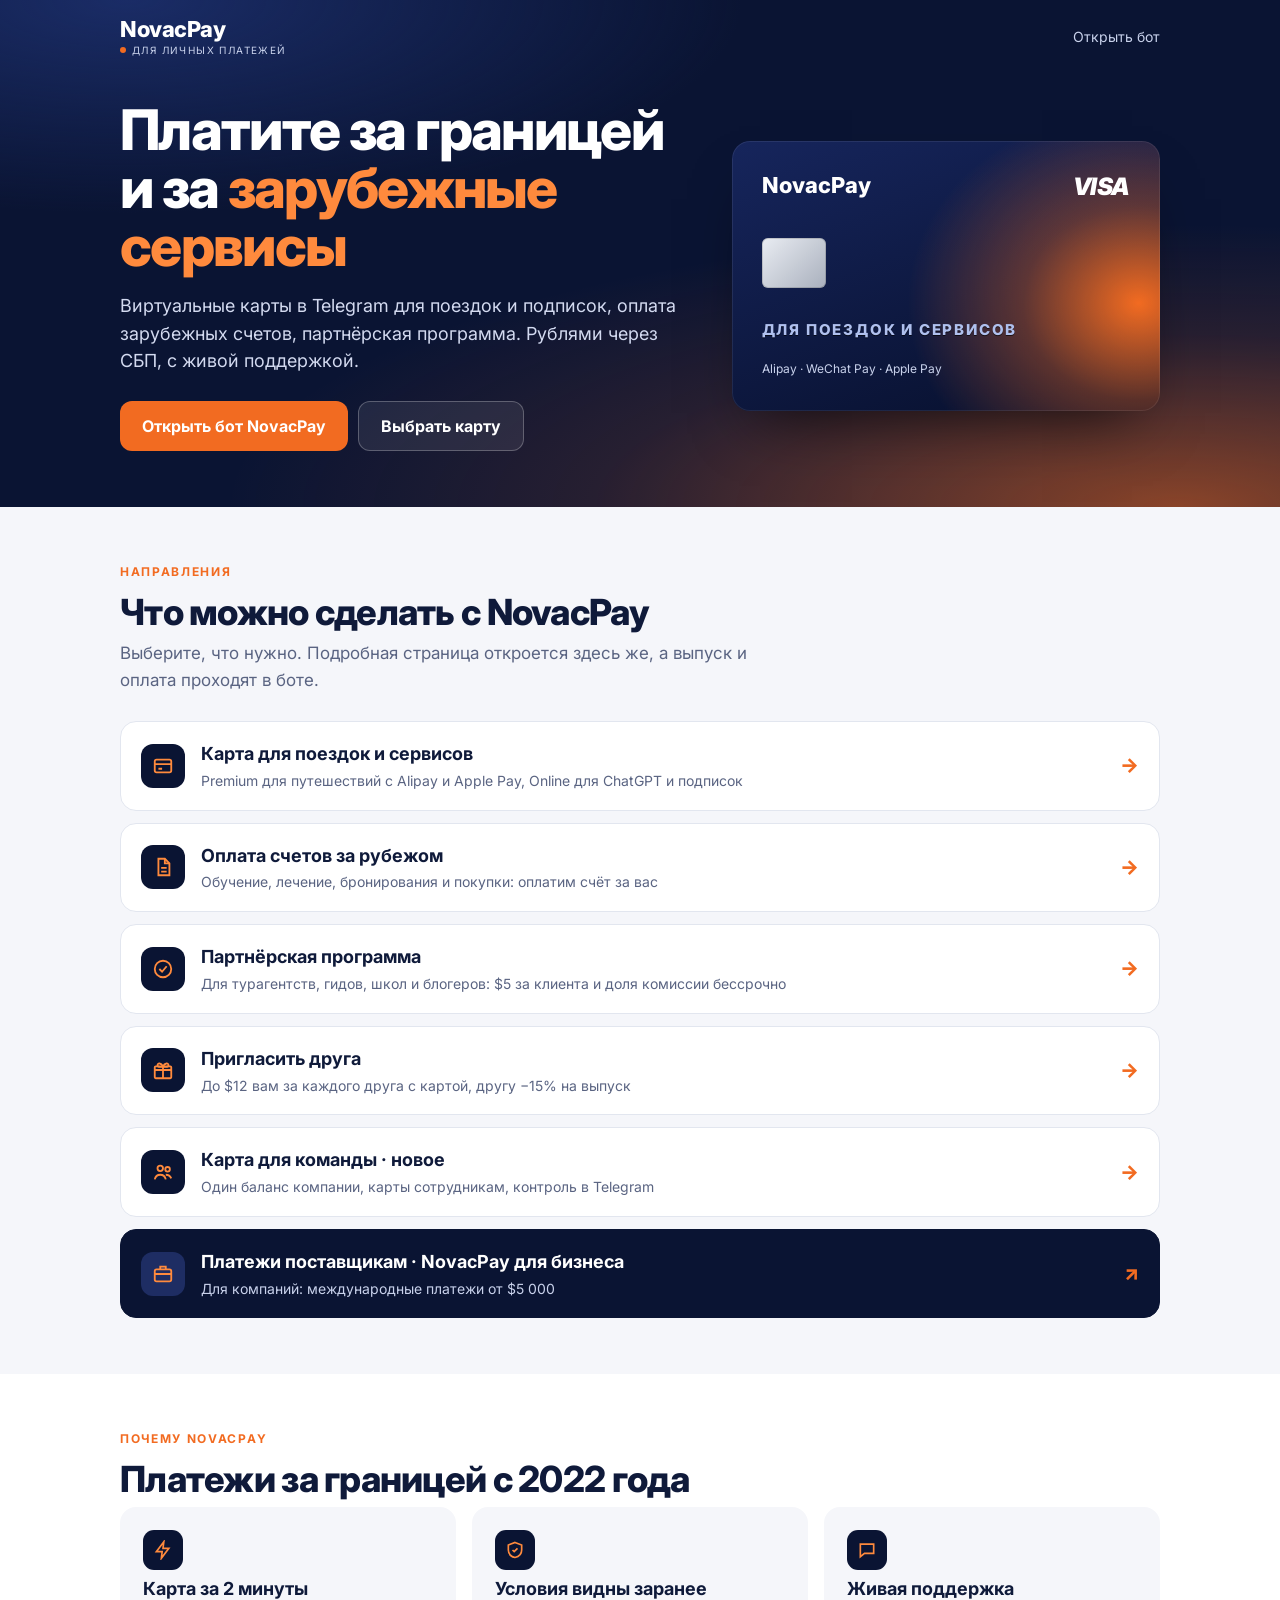
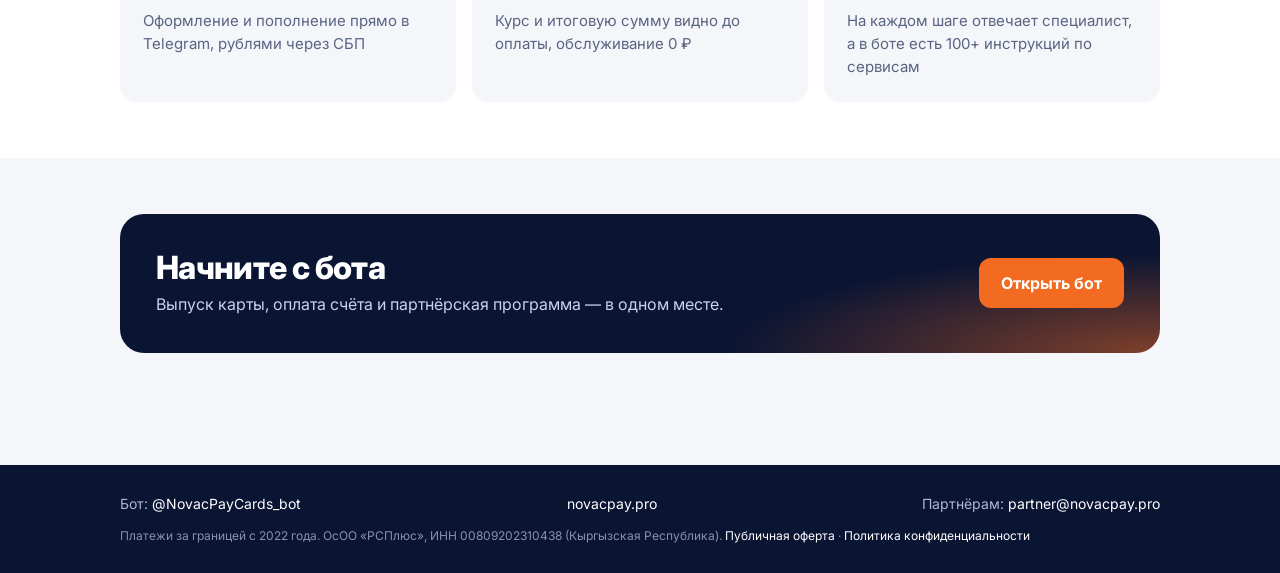
<file: chinabusinessforum/index.html>
<!doctype html>
<html lang="ru"><head><meta charset="utf-8"><meta name="viewport" content="width=device-width,initial-scale=1,viewport-fit=cover">
<meta name="robots" content="noindex">
<link rel="icon" type="image/svg+xml" href="favicon.svg">
<title>NovacPay — платежи за границей</title>
<meta name="description" content="Карты для поездок и зарубежных сервисов, оплата счетов, партнёрская программа.">
<link rel="preconnect" href="https://fonts.googleapis.com">
<link rel="stylesheet" href="https://fonts.googleapis.com/css2?family=Inter:wght@400;500;600;700;800;900&display=swap">
<link rel="stylesheet" href="style.css">
</head><body>
<header class="top"><div class="wrap">
  <nav class="nav"><a class="logo" href="./" aria-label="NovacPay, все направления"><b>NovacPay</b><small>для личных платежей</small></a><a class="back" href="https://telegram.me/NovacPayCards_bot?start=lp_hub">Открыть бот</a></nav>
  <div class="hero"><div><span class="badge" data-day="2026-11-23" hidden>Только сегодня: выпуск без проверки паспорта</span>
  <h1>Платите за&nbsp;границей и&nbsp;за&nbsp;<em>зарубежные сервисы</em></h1>
  <p class="sub">Виртуальные карты в Telegram для поездок и подписок, оплата зарубежных счетов, партнёрская программа. Рублями через СБП, с живой поддержкой.</p>
  <div class="cta"><a class="btn or" href="https://telegram.me/NovacPayCards_bot?start=lp_hub">Открыть бот NovacPay</a><a class="btn ghost" href="card/">Выбрать карту</a></div></div>
  <div class="art"><div class="cardart"><span class="l">NovacPay</span><span class="v">VISA</span><span class="chip"></span><span class="e">ДЛЯ ПОЕЗДОК И СЕРВИСОВ</span><span class="s">Alipay · WeChat Pay · Apple Pay</span></div></div></div>
</div></header>
<main><section class="s"><div class="wrap">
  <span class="kicker">Направления</span><h2>Что можно сделать с NovacPay</h2>
  <p class="lead">Выберите, что нужно. Подробная страница откроется здесь же, а выпуск и оплата проходят в боте.</p>
  <div class="links">
    <a class="lk" href="card/"><span class="ic"><svg viewBox="0 0 24 24" fill="none" stroke="currentColor" stroke-width="2" aria-hidden="true"><rect x="3" y="5" width="18" height="14" rx="2"/><path d="M3 10h18M7 15h4"/></svg></span><span><h3>Карта для поездок и сервисов</h3><p>Premium для путешествий с Alipay и Apple Pay, Online для ChatGPT и подписок</p></span><span class="ar" aria-hidden="true">→</span></a>
    <a class="lk" href="invoice/"><span class="ic"><svg viewBox="0 0 24 24" fill="none" stroke="currentColor" stroke-width="2" aria-hidden="true"><path d="M7 3h7l5 5v13H7z"/><path d="M14 3v5h5M10 13h6M10 17h6"/></svg></span><span><h3>Оплата счетов за рубежом</h3><p>Обучение, лечение, бронирования и покупки: оплатим счёт за вас</p></span><span class="ar" aria-hidden="true">→</span></a>
    <a class="lk" href="partner/"><span class="ic"><svg viewBox="0 0 24 24" fill="none" stroke="currentColor" stroke-width="2" aria-hidden="true"><path d="M8 12l3 3 5-6"/><circle cx="12" cy="12" r="9"/></svg></span><span><h3>Партнёрская программа</h3><p>Для турагентств, гидов, школ и блогеров: $5 за клиента и доля комиссии бессрочно</p></span><span class="ar" aria-hidden="true">→</span></a>
    <a class="lk" href="referral/"><span class="ic"><svg viewBox="0 0 24 24" fill="none" stroke="currentColor" stroke-width="2" aria-hidden="true"><rect x="3" y="8" width="18" height="13" rx="1"/><path d="M12 8v13M3 12h18M12 8c-2-4-6-4-6-1s6 1 6 1 6 2 6-1-4-3-6 1"/></svg></span><span><h3>Пригласить друга</h3><p>До $12 вам за каждого друга с картой, другу −15% на выпуск</p></span><span class="ar" aria-hidden="true">→</span></a>
    <a class="lk" href="team/"><span class="ic"><svg viewBox="0 0 24 24" fill="none" stroke="currentColor" stroke-width="2" aria-hidden="true"><circle cx="9" cy="8" r="3"/><circle cx="17" cy="9" r="2.5"/><path d="M3 20c.8-3.5 3.2-5 6-5s5.2 1.5 6 5M15 15c3 0 5 1.4 6 4"/></svg></span><span><h3>Карта для команды · новое</h3><p>Один баланс компании, карты сотрудникам, контроль в Telegram</p></span><span class="ar" aria-hidden="true">→</span></a>
    <a class="lk biz" href="https://novacpay.ru/"><span class="ic"><svg viewBox="0 0 24 24" fill="none" stroke="currentColor" stroke-width="2" aria-hidden="true"><rect x="3" y="7" width="18" height="13" rx="2"/><path d="M9 7V4h6v3M3 12h18"/></svg></span><span><h3>Платежи поставщикам · NovacPay для бизнеса</h3><p>Для компаний: международные платежи от $5 000</p></span><span class="ar" aria-hidden="true">↗</span></a>
  </div></div></section>
<section class="s alt"><div class="wrap">
  <span class="kicker">Почему NovacPay</span><h2>Платежи за границей с 2022 года</h2>
  <div class="grid">
    <div class="tile"><span class="ic"><svg viewBox="0 0 24 24" fill="none" stroke="currentColor" stroke-width="2" aria-hidden="true"><path d="M13 2L4 14h7l-1 8 9-12h-7z"/></svg></span><h3>Карта за 2 минуты</h3><p>Оформление и пополнение прямо в Telegram, рублями через СБП</p></div>
    <div class="tile"><span class="ic"><svg viewBox="0 0 24 24" fill="none" stroke="currentColor" stroke-width="2" aria-hidden="true"><path d="M12 3l8 3v6c0 5-3.5 8-8 9-4.5-1-8-4-8-9V6z"/><path d="M9 12l2 2 4-4"/></svg></span><h3>Условия видны заранее</h3><p>Курс и итоговую сумму видно до оплаты, обслуживание 0 ₽</p></div>
    <div class="tile"><span class="ic"><svg viewBox="0 0 24 24" fill="none" stroke="currentColor" stroke-width="2" aria-hidden="true"><path d="M4 5h16v11H9l-5 4z"/></svg></span><h3>Живая поддержка</h3><p>На каждом шаге отвечает специалист, а в боте есть 100+ инструкций по сервисам</p></div>
  </div></div></section>
<section class="s"><div class="wrap"><div class="final"><div><h2>Начните с бота</h2><p>Выпуск карты, оплата счёта и партнёрская программа — в одном месте.</p></div><a class="btn or" href="https://telegram.me/NovacPayCards_bot?start=lp_hub">Открыть бот</a></div></div></section></main>
<footer><div class="wrap">
  <span>Бот: <a href="https://telegram.me/NovacPayCards_bot?start=lp_hub">@NovacPayCards_bot</a></span>
  <span><a href="https://novacpay.pro">novacpay.pro</a></span>
  <span>Партнёрам: <a href="mailto:partner@novacpay.pro">partner@novacpay.pro</a></span>
  <span class="legal">Платежи за границей с 2022 года. ОсОО «РСПлюс», ИНН 00809202310438 (Кыргызская Республика). <a href="https://novacpay.pro/legal/oferta.html">Публичная оферта</a> · <a href="https://novacpay.pro/legal/privacy.html">Политика конфиденциальности</a></span>
</div></footer>
<script>
(function(){try{var d=new Intl.DateTimeFormat('en-CA',{timeZone:'Europe/Moscow'}).format(new Date());
document.querySelectorAll('[data-day]').forEach(function(e){e.hidden=(e.getAttribute('data-day')!==d)});}catch(e){}})();
</script>
</body></html>
</file>
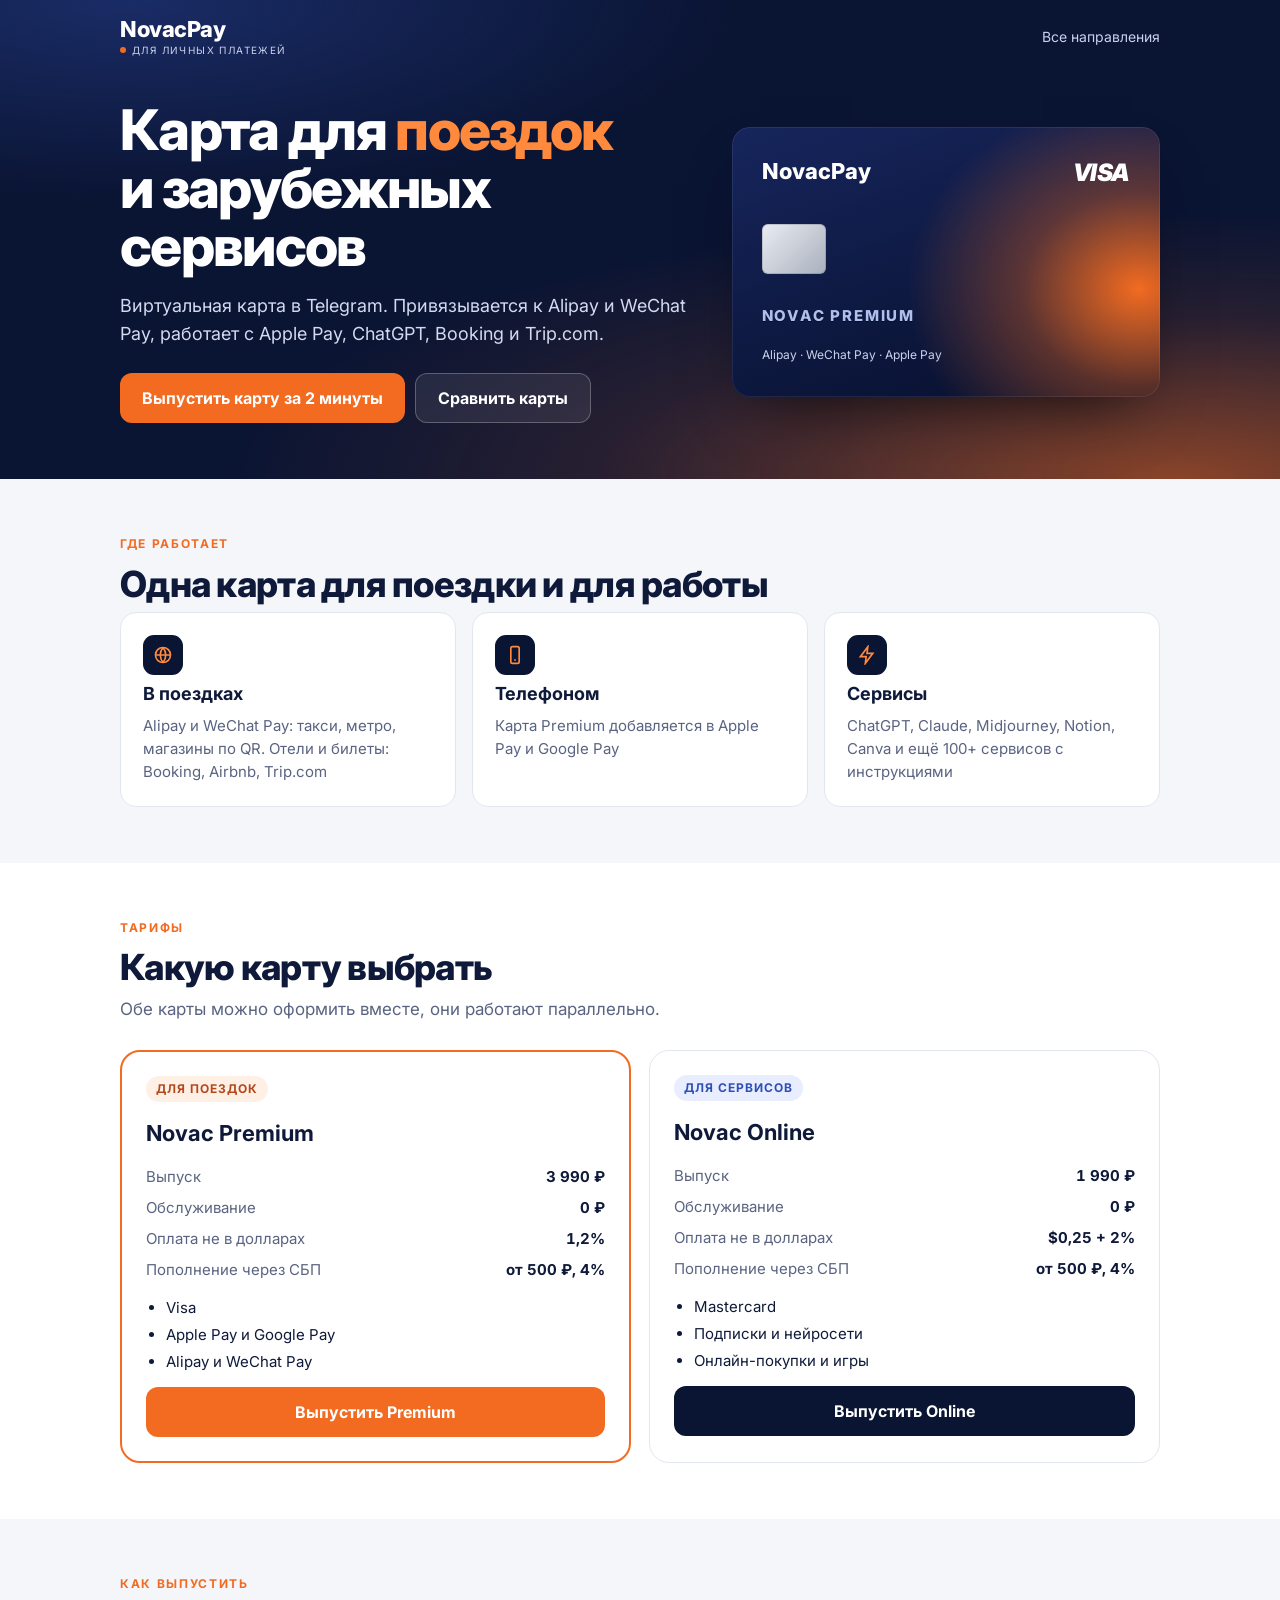
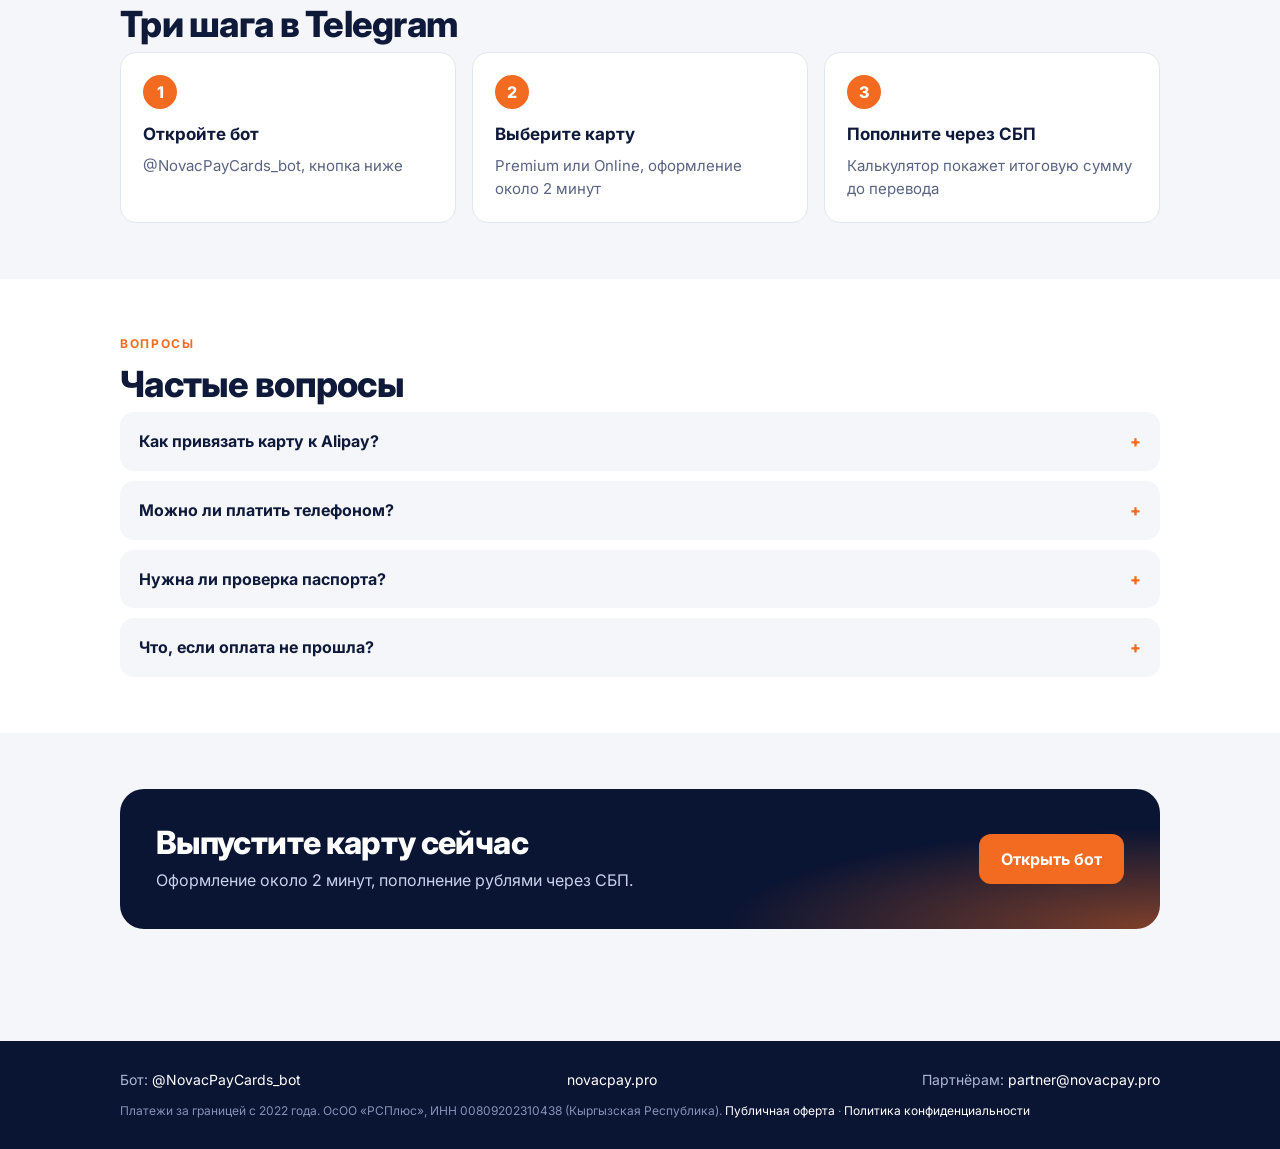
<file: chinabusinessforum/card/index.html>
<!doctype html>
<html lang="ru"><head><meta charset="utf-8"><meta name="viewport" content="width=device-width,initial-scale=1,viewport-fit=cover">
<meta name="robots" content="noindex">
<link rel="icon" type="image/svg+xml" href="../favicon.svg">
<title>Карта NovacPay для поездок и сервисов</title>
<meta name="description" content="Виртуальная карта в Telegram: Alipay, WeChat Pay, Apple Pay, ChatGPT.">
<link rel="preconnect" href="https://fonts.googleapis.com">
<link rel="stylesheet" href="https://fonts.googleapis.com/css2?family=Inter:wght@400;500;600;700;800;900&display=swap">
<link rel="stylesheet" href="../style.css">
</head><body>
<header class="top"><div class="wrap">
  <nav class="nav"><a class="logo" href="../" aria-label="NovacPay, все направления"><b>NovacPay</b><small>для личных платежей</small></a><a class="back" href="../">Все направления</a></nav>
  <div class="hero"><div><span class="badge" data-day="2026-11-23" hidden>Только сегодня: выпуск без проверки паспорта</span>
  <h1>Карта для <em>поездок</em> и&nbsp;зарубежных сервисов</h1>
  <p class="sub">Виртуальная карта в Telegram. Привязывается к Alipay и WeChat Pay, работает с Apple Pay, ChatGPT, Booking и Trip.com.</p>
  <div class="cta"><a class="btn or" href="https://telegram.me/NovacPayCards_bot?start=lp_card">Выпустить карту за 2 минуты</a><a class="btn ghost" href="#plans">Сравнить карты</a></div></div>
  <div class="art"><div class="cardart"><span class="l">NovacPay</span><span class="v">VISA</span><span class="chip"></span><span class="e">NOVAC PREMIUM</span><span class="s">Alipay · WeChat Pay · Apple Pay</span></div></div></div>
</div></header>
<main><section class="s"><div class="wrap">
  <span class="kicker">Где работает</span><h2>Одна карта для поездки и для работы</h2>
  <div class="grid">
    <div class="tile"><span class="ic"><svg viewBox="0 0 24 24" fill="none" stroke="currentColor" stroke-width="2" aria-hidden="true"><circle cx="12" cy="12" r="9"/><path d="M3 12h18M12 3a14 14 0 0 1 0 18M12 3a14 14 0 0 0 0 18"/></svg></span><h3>В поездках</h3><p>Alipay и WeChat Pay: такси, метро, магазины по QR. Отели и билеты: Booking, Airbnb, Trip.com</p></div>
    <div class="tile"><span class="ic"><svg viewBox="0 0 24 24" fill="none" stroke="currentColor" stroke-width="2" aria-hidden="true"><rect x="7" y="2" width="10" height="20" rx="2"/><path d="M11 18h2"/></svg></span><h3>Телефоном</h3><p>Карта Premium добавляется в Apple Pay и Google Pay</p></div>
    <div class="tile"><span class="ic"><svg viewBox="0 0 24 24" fill="none" stroke="currentColor" stroke-width="2" aria-hidden="true"><path d="M13 2L4 14h7l-1 8 9-12h-7z"/></svg></span><h3>Сервисы</h3><p>ChatGPT, Claude, Midjourney, Notion, Canva и ещё 100+ сервисов с инструкциями</p></div>
  </div></div></section>
<section class="s alt" id="plans"><div class="wrap">
  <span class="kicker">Тарифы</span><h2>Какую карту выбрать</h2>
  <p class="lead">Обе карты можно оформить вместе, они работают параллельно.</p>
  <div class="plans">
    <div class="plan hl"><span class="tag">Для поездок</span><h3>Novac Premium</h3>
      <dl><dt>Выпуск</dt><dd>3 990 ₽</dd><dt>Обслуживание</dt><dd>0 ₽</dd><dt>Оплата не в долларах</dt><dd>1,2%</dd><dt>Пополнение через СБП</dt><dd>от 500 ₽, 4%</dd></dl>
      <ul><li>Visa</li><li>Apple Pay и Google Pay</li><li>Alipay и WeChat Pay</li></ul>
      <a class="btn or" href="https://telegram.me/NovacPayCards_bot?start=lp_card_premium">Выпустить Premium</a></div>
    <div class="plan"><span class="tag b">Для сервисов</span><h3>Novac Online</h3>
      <dl><dt>Выпуск</dt><dd>1 990 ₽</dd><dt>Обслуживание</dt><dd>0 ₽</dd><dt>Оплата не в долларах</dt><dd>$0,25 + 2%</dd><dt>Пополнение через СБП</dt><dd>от 500 ₽, 4%</dd></dl>
      <ul><li>Mastercard</li><li>Подписки и нейросети</li><li>Онлайн-покупки и игры</li></ul>
      <a class="btn navy" href="https://telegram.me/NovacPayCards_bot?start=lp_card_online">Выпустить Online</a></div>
  </div></div></section>
<section class="s"><div class="wrap">
  <span class="kicker">Как выпустить</span><h2>Три шага в Telegram</h2>
  <ol class="steps"><li><b>Откройте бот</b><span>@NovacPayCards_bot, кнопка ниже</span></li><li><b>Выберите карту</b><span>Premium или Online, оформление около 2 минут</span></li><li><b>Пополните через СБП</b><span>Калькулятор покажет итоговую сумму до перевода</span></li></ol>
</div></section>
<section class="s alt"><div class="wrap">
  <span class="kicker">Вопросы</span><h2>Частые вопросы</h2>
  <div class="faq">
    <details><summary>Как привязать карту к Alipay?</summary><p>В Alipay откройте «Я» → «Банковские карты» → «Добавить карту» и введите данные карты NovacPay из приложения. Подробная инструкция есть в боте.</p></details>
    <details><summary>Можно ли платить телефоном?</summary><p>Да, карта Premium добавляется в Apple Pay и Google Pay.</p></details>
    <details><summary>Нужна ли проверка паспорта?</summary><p>Да, при выпуске проходит быстрая проверка личности. На время проверки отключите VPN, так она пройдёт быстрее.</p></details>
    <details><summary>Что, если оплата не прошла?</summary><p>Напишите в бот: ответит специалист, живой человек.</p></details>
  </div></div></section>
<section class="s"><div class="wrap"><div class="final"><div><h2>Выпустите карту сейчас</h2><p>Оформление около 2 минут, пополнение рублями через СБП.</p></div><a class="btn or" href="https://telegram.me/NovacPayCards_bot?start=lp_card">Открыть бот</a></div></div></section></main>
<footer><div class="wrap">
  <span>Бот: <a href="https://telegram.me/NovacPayCards_bot?start=lp_card">@NovacPayCards_bot</a></span>
  <span><a href="https://novacpay.pro">novacpay.pro</a></span>
  <span>Партнёрам: <a href="mailto:partner@novacpay.pro">partner@novacpay.pro</a></span>
  <span class="legal">Платежи за границей с 2022 года. ОсОО «РСПлюс», ИНН 00809202310438 (Кыргызская Республика). <a href="https://novacpay.pro/legal/oferta.html">Публичная оферта</a> · <a href="https://novacpay.pro/legal/privacy.html">Политика конфиденциальности</a></span>
</div></footer>
<script>
(function(){try{var d=new Intl.DateTimeFormat('en-CA',{timeZone:'Europe/Moscow'}).format(new Date());
document.querySelectorAll('[data-day]').forEach(function(e){e.hidden=(e.getAttribute('data-day')!==d)});}catch(e){}})();
</script>
</body></html>
</file>
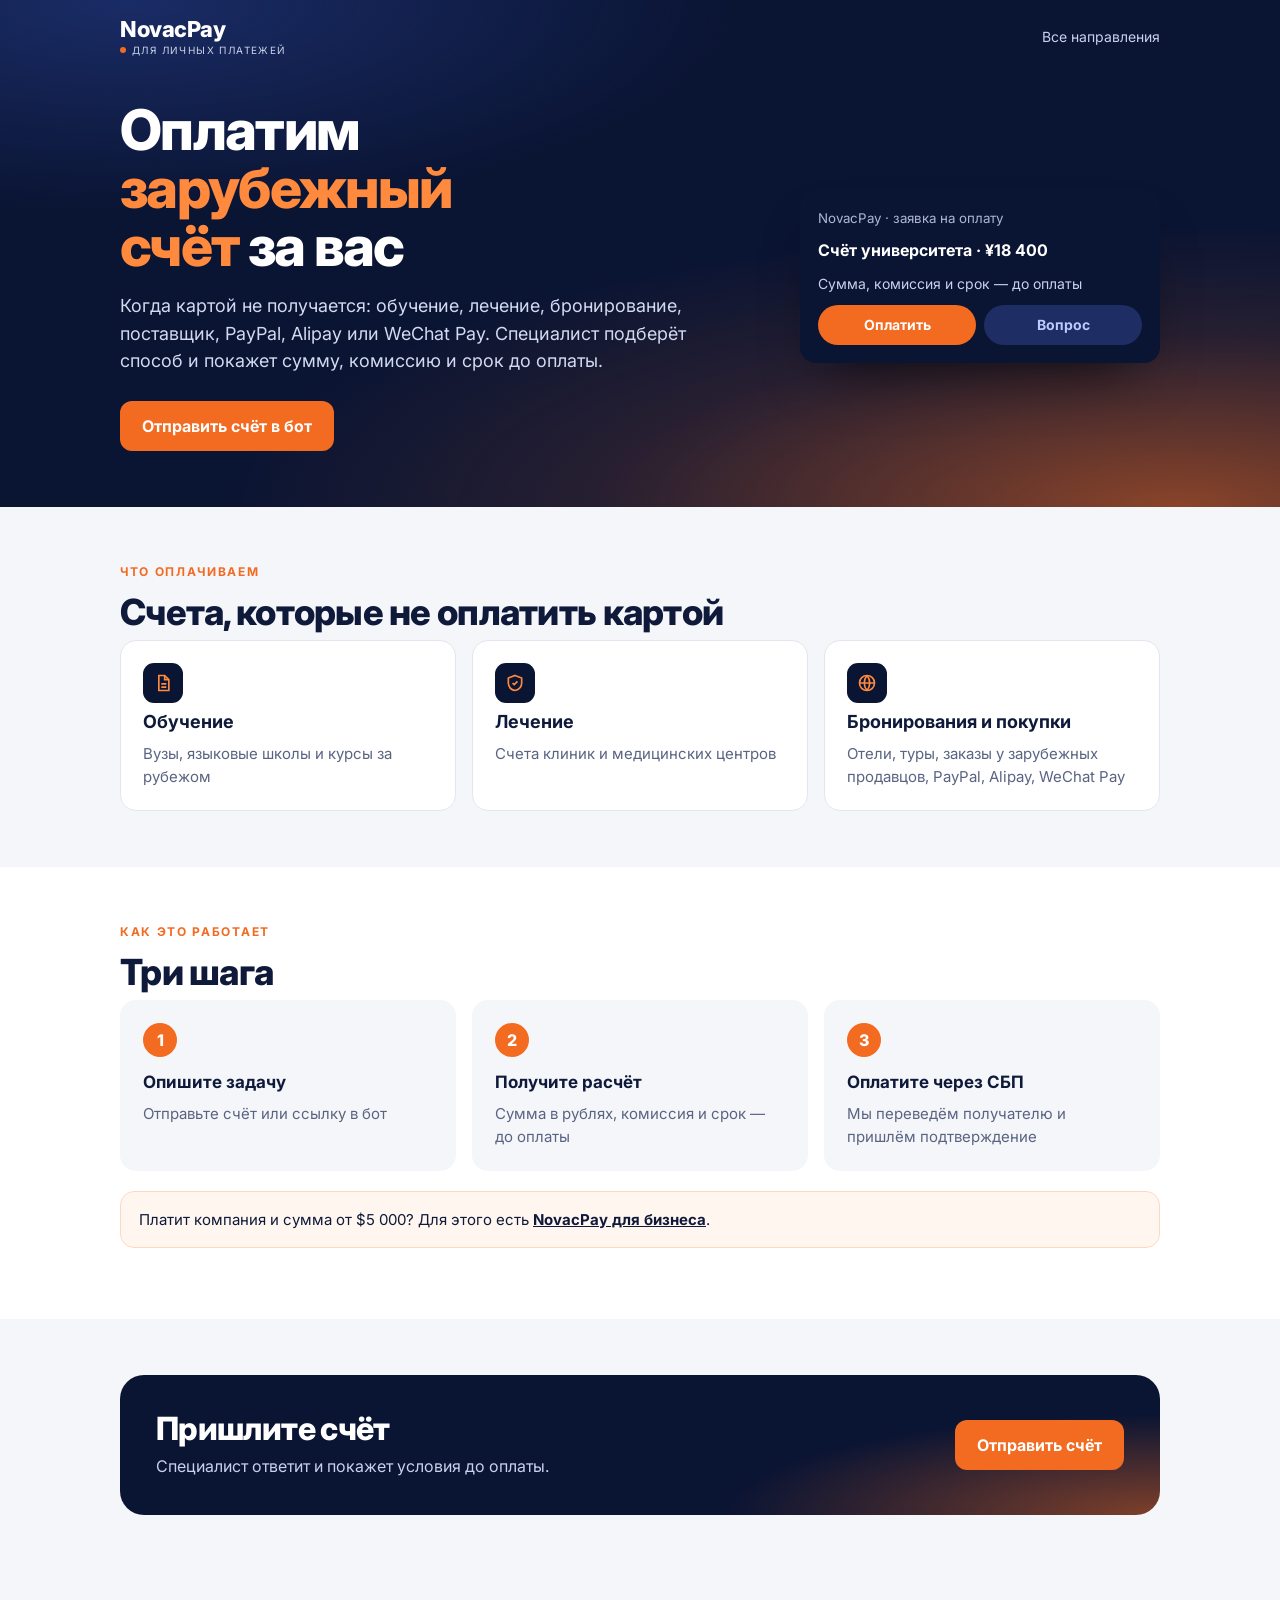
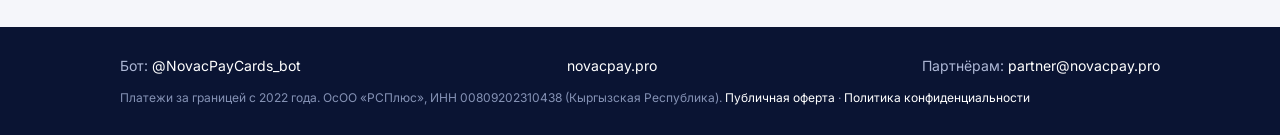
<file: chinabusinessforum/invoice/index.html>
<!doctype html>
<html lang="ru"><head><meta charset="utf-8"><meta name="viewport" content="width=device-width,initial-scale=1,viewport-fit=cover">
<meta name="robots" content="noindex">
<link rel="icon" type="image/svg+xml" href="../favicon.svg">
<title>Оплата зарубежных счетов NovacPay</title>
<meta name="description" content="Оплатим счёт за рубежом: обучение, лечение, бронирования, PayPal, Alipay.">
<link rel="preconnect" href="https://fonts.googleapis.com">
<link rel="stylesheet" href="https://fonts.googleapis.com/css2?family=Inter:wght@400;500;600;700;800;900&display=swap">
<link rel="stylesheet" href="../style.css">
</head><body>
<header class="top"><div class="wrap">
  <nav class="nav"><a class="logo" href="../" aria-label="NovacPay, все направления"><b>NovacPay</b><small>для личных платежей</small></a><a class="back" href="../">Все направления</a></nav>
  <div class="hero"><div>
  <h1>Оплатим <em>зарубежный счёт</em> за вас</h1>
  <p class="sub">Когда картой не получается: обучение, лечение, бронирование, поставщик, PayPal, Alipay или WeChat Pay. Специалист подберёт способ и покажет сумму, комиссию и срок до оплаты.</p>
  <div class="cta"><a class="btn or" href="https://telegram.me/NovacPayCards_bot?start=lp_invoice">Отправить счёт в бот</a></div></div>
  <div class="art"><div class="req"><small>NovacPay · заявка на оплату</small><b>Счёт университета · ¥18 400</b><span style="color:#C9D2EC;font-size:14px">Сумма, комиссия и срок — до оплаты</span><div class="r"><span>Оплатить</span><span>Вопрос</span></div></div></div></div>
</div></header>
<main><section class="s"><div class="wrap">
  <span class="kicker">Что оплачиваем</span><h2>Счета, которые не оплатить картой</h2>
  <div class="grid">
    <div class="tile"><span class="ic"><svg viewBox="0 0 24 24" fill="none" stroke="currentColor" stroke-width="2" aria-hidden="true"><path d="M7 3h7l5 5v13H7z"/><path d="M14 3v5h5M10 13h6M10 17h6"/></svg></span><h3>Обучение</h3><p>Вузы, языковые школы и курсы за рубежом</p></div>
    <div class="tile"><span class="ic"><svg viewBox="0 0 24 24" fill="none" stroke="currentColor" stroke-width="2" aria-hidden="true"><path d="M12 3l8 3v6c0 5-3.5 8-8 9-4.5-1-8-4-8-9V6z"/><path d="M9 12l2 2 4-4"/></svg></span><h3>Лечение</h3><p>Счета клиник и медицинских центров</p></div>
    <div class="tile"><span class="ic"><svg viewBox="0 0 24 24" fill="none" stroke="currentColor" stroke-width="2" aria-hidden="true"><circle cx="12" cy="12" r="9"/><path d="M3 12h18M12 3a14 14 0 0 1 0 18M12 3a14 14 0 0 0 0 18"/></svg></span><h3>Бронирования и покупки</h3><p>Отели, туры, заказы у зарубежных продавцов, PayPal, Alipay, WeChat Pay</p></div>
  </div>
</div></section>
<section class="s alt"><div class="wrap">
  <span class="kicker">Как это работает</span><h2>Три шага</h2>
  <ol class="steps"><li><b>Опишите задачу</b><span>Отправьте счёт или ссылку в бот</span></li><li><b>Получите расчёт</b><span>Сумма в рублях, комиссия и срок — до оплаты</span></li><li><b>Оплатите через СБП</b><span>Мы переведём получателю и пришлём подтверждение</span></li></ol>
  <p class="note" style="margin-top:20px">Платит компания и сумма от $5 000? Для этого есть <a href="https://novacpay.ru/"><b>NovacPay для бизнеса</b></a>.</p>
</div></section>
<section class="s"><div class="wrap"><div class="final"><div><h2>Пришлите счёт</h2><p>Специалист ответит и покажет условия до оплаты.</p></div><a class="btn or" href="https://telegram.me/NovacPayCards_bot?start=lp_invoice">Отправить счёт</a></div></div></section></main>
<footer><div class="wrap">
  <span>Бот: <a href="https://telegram.me/NovacPayCards_bot?start=lp_invoice">@NovacPayCards_bot</a></span>
  <span><a href="https://novacpay.pro">novacpay.pro</a></span>
  <span>Партнёрам: <a href="mailto:partner@novacpay.pro">partner@novacpay.pro</a></span>
  <span class="legal">Платежи за границей с 2022 года. ОсОО «РСПлюс», ИНН 00809202310438 (Кыргызская Республика). <a href="https://novacpay.pro/legal/oferta.html">Публичная оферта</a> · <a href="https://novacpay.pro/legal/privacy.html">Политика конфиденциальности</a></span>
</div></footer>
<script>
(function(){try{var d=new Intl.DateTimeFormat('en-CA',{timeZone:'Europe/Moscow'}).format(new Date());
document.querySelectorAll('[data-day]').forEach(function(e){e.hidden=(e.getAttribute('data-day')!==d)});}catch(e){}})();
</script>
</body></html>
</file>
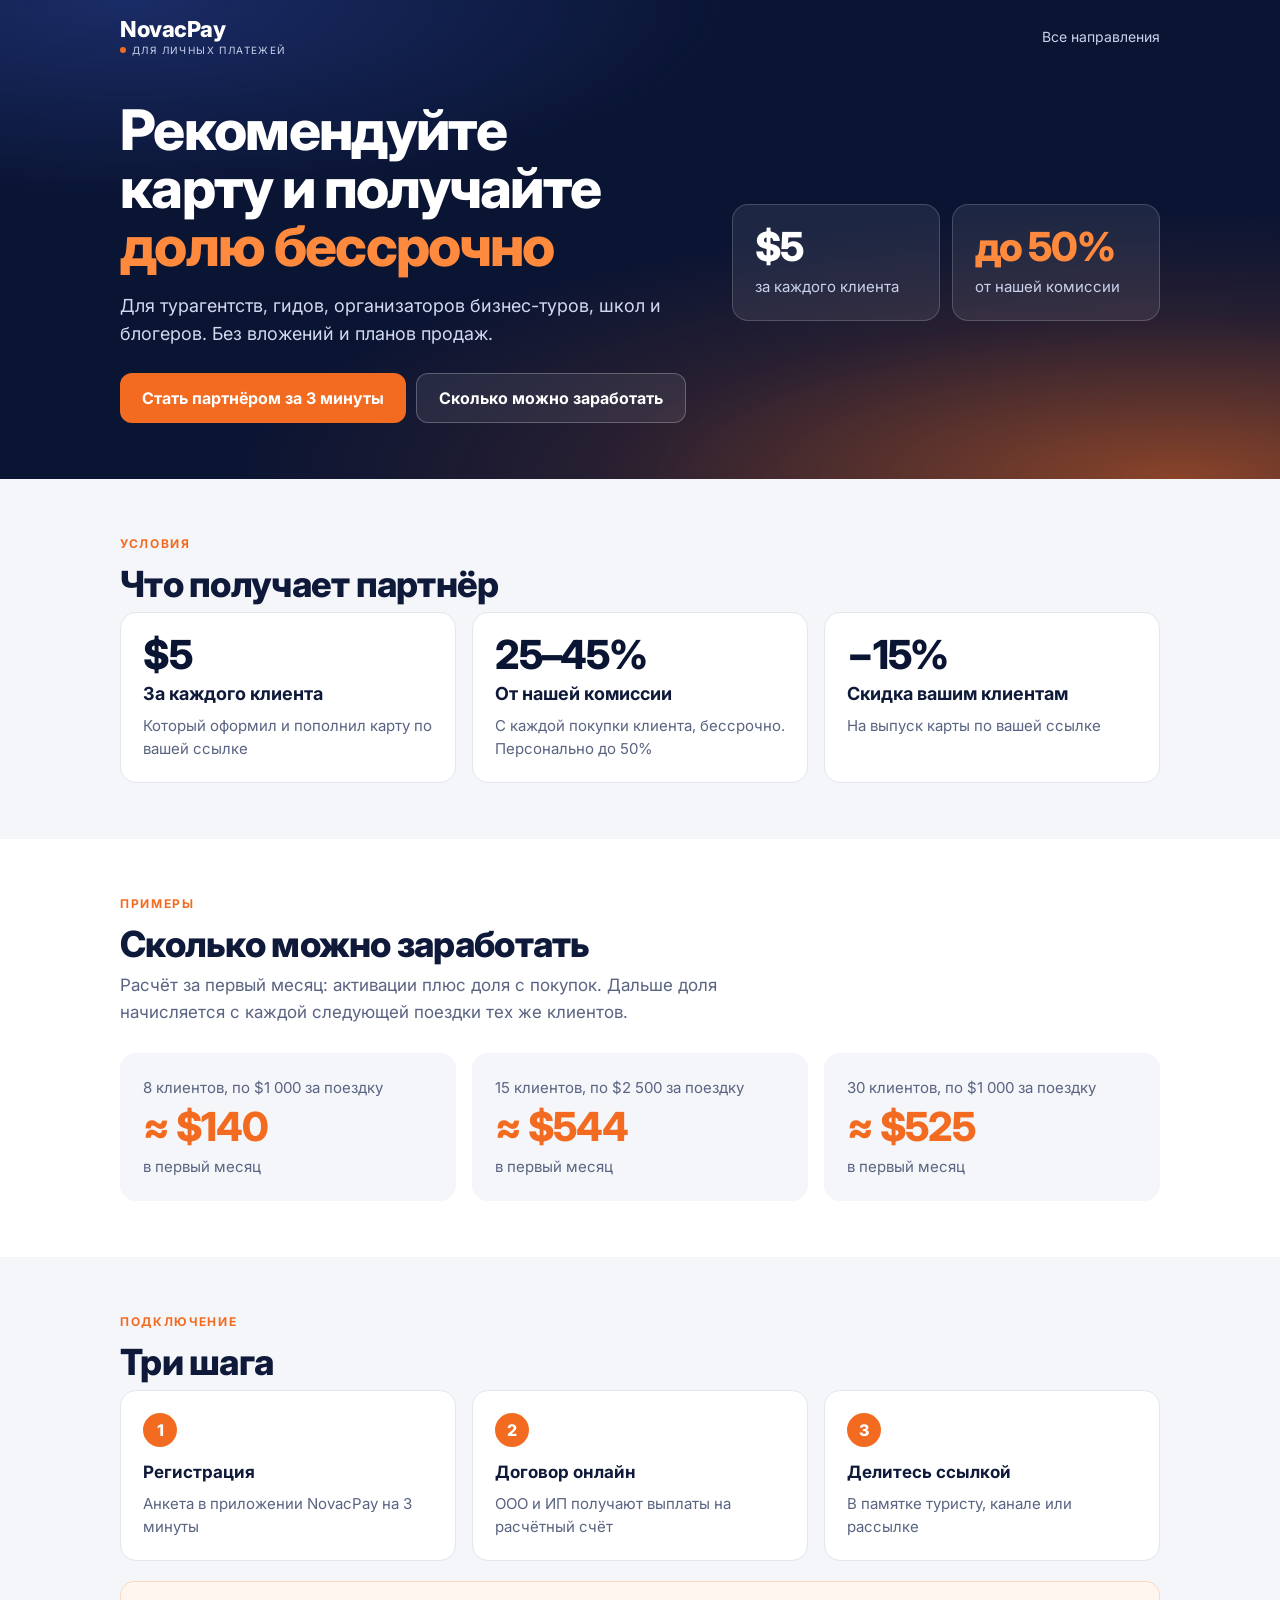
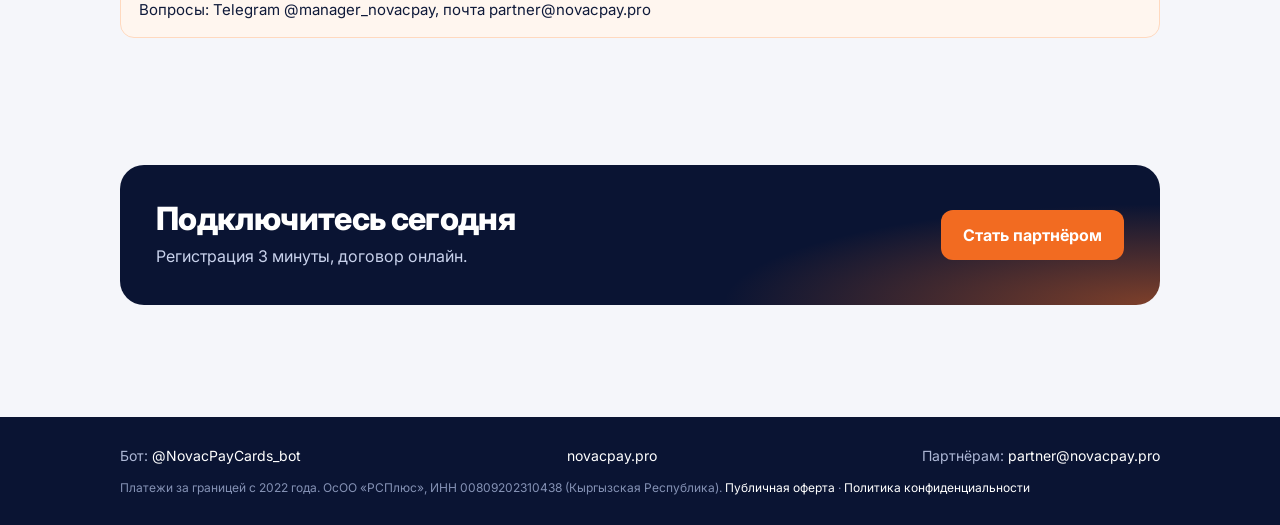
<file: chinabusinessforum/partner/index.html>
<!doctype html>
<html lang="ru"><head><meta charset="utf-8"><meta name="viewport" content="width=device-width,initial-scale=1,viewport-fit=cover">
<meta name="robots" content="noindex">
<link rel="icon" type="image/svg+xml" href="../favicon.svg">
<title>Партнёрская программа NovacPay</title>
<meta name="description" content="$5 за клиента и 25–45% от комиссии бессрочно. Для турагентств, гидов, школ и блогеров.">
<link rel="preconnect" href="https://fonts.googleapis.com">
<link rel="stylesheet" href="https://fonts.googleapis.com/css2?family=Inter:wght@400;500;600;700;800;900&display=swap">
<link rel="stylesheet" href="../style.css">
</head><body>
<header class="top"><div class="wrap">
  <nav class="nav"><a class="logo" href="../" aria-label="NovacPay, все направления"><b>NovacPay</b><small>для личных платежей</small></a><a class="back" href="../">Все направления</a></nav>
  <div class="hero"><div>
  <h1>Рекомендуйте карту и&nbsp;получайте <em>долю бессрочно</em></h1>
  <p class="sub">Для турагентств, гидов, организаторов бизнес-туров, школ и блогеров. Без вложений и планов продаж.</p>
  <div class="cta"><a class="btn or" href="https://telegram.me/NovacPayCards_bot?start=lp_partner">Стать партнёром за 3 минуты</a><a class="btn ghost" href="#income">Сколько можно заработать</a></div></div>
  <div class="art"><div class="grid" style="grid-template-columns:1fr 1fr;gap:12px">
    <div class="tile" style="background:rgba(255,255,255,.08);border-color:rgba(255,255,255,.18);color:#fff"><span class="big" style="color:#fff">$5</span><p style="color:#C9D2EC">за каждого клиента</p></div>
    <div class="tile" style="background:rgba(255,255,255,.08);border-color:rgba(255,255,255,.18);color:#fff"><span class="big" style="color:var(--or2)">до 50%</span><p style="color:#C9D2EC">от нашей комиссии</p></div></div></div></div>
</div></header>
<main><section class="s"><div class="wrap">
  <span class="kicker">Условия</span><h2>Что получает партнёр</h2>
  <div class="grid">
    <div class="tile"><span class="big">$5</span><h3>За каждого клиента</h3><p>Который оформил и пополнил карту по вашей ссылке</p></div>
    <div class="tile"><span class="big">25–45%</span><h3>От нашей комиссии</h3><p>С каждой покупки клиента, бессрочно. Персонально до 50%</p></div>
    <div class="tile"><span class="big">−15%</span><h3>Скидка вашим клиентам</h3><p>На выпуск карты по вашей ссылке</p></div>
  </div></div></section>
<section class="s alt" id="income"><div class="wrap">
  <span class="kicker">Примеры</span><h2>Сколько можно заработать</h2>
  <p class="lead">Расчёт за первый месяц: активации плюс доля с покупок. Дальше доля начисляется с каждой следующей поездки тех же клиентов.</p>
  <div class="calc">
    <div class="tile"><p>8 клиентов, по $1 000 за поездку</p><span class="big">≈ $140</span><p>в первый месяц</p></div>
    <div class="tile"><p>15 клиентов, по $2 500 за поездку</p><span class="big">≈ $544</span><p>в первый месяц</p></div>
    <div class="tile"><p>30 клиентов, по $1 000 за поездку</p><span class="big">≈ $525</span><p>в первый месяц</p></div>
  </div></div></section>
<section class="s"><div class="wrap">
  <span class="kicker">Подключение</span><h2>Три шага</h2>
  <ol class="steps"><li><b>Регистрация</b><span>Анкета в приложении NovacPay на 3 минуты</span></li><li><b>Договор онлайн</b><span>ООО и ИП получают выплаты на расчётный счёт</span></li><li><b>Делитесь ссылкой</b><span>В памятке туристу, канале или рассылке</span></li></ol>
  <p class="note" style="margin-top:20px">Вопросы: Telegram @manager_novacpay, почта partner@novacpay.pro</p>
</div></section>
<section class="s"><div class="wrap"><div class="final"><div><h2>Подключитесь сегодня</h2><p>Регистрация 3 минуты, договор онлайн.</p></div><a class="btn or" href="https://telegram.me/NovacPayCards_bot?start=lp_partner">Стать партнёром</a></div></div></section></main>
<footer><div class="wrap">
  <span>Бот: <a href="https://telegram.me/NovacPayCards_bot?start=lp_partner">@NovacPayCards_bot</a></span>
  <span><a href="https://novacpay.pro">novacpay.pro</a></span>
  <span>Партнёрам: <a href="mailto:partner@novacpay.pro">partner@novacpay.pro</a></span>
  <span class="legal">Платежи за границей с 2022 года. ОсОО «РСПлюс», ИНН 00809202310438 (Кыргызская Республика). <a href="https://novacpay.pro/legal/oferta.html">Публичная оферта</a> · <a href="https://novacpay.pro/legal/privacy.html">Политика конфиденциальности</a></span>
</div></footer>
<script>
(function(){try{var d=new Intl.DateTimeFormat('en-CA',{timeZone:'Europe/Moscow'}).format(new Date());
document.querySelectorAll('[data-day]').forEach(function(e){e.hidden=(e.getAttribute('data-day')!==d)});}catch(e){}})();
</script>
</body></html>
</file>
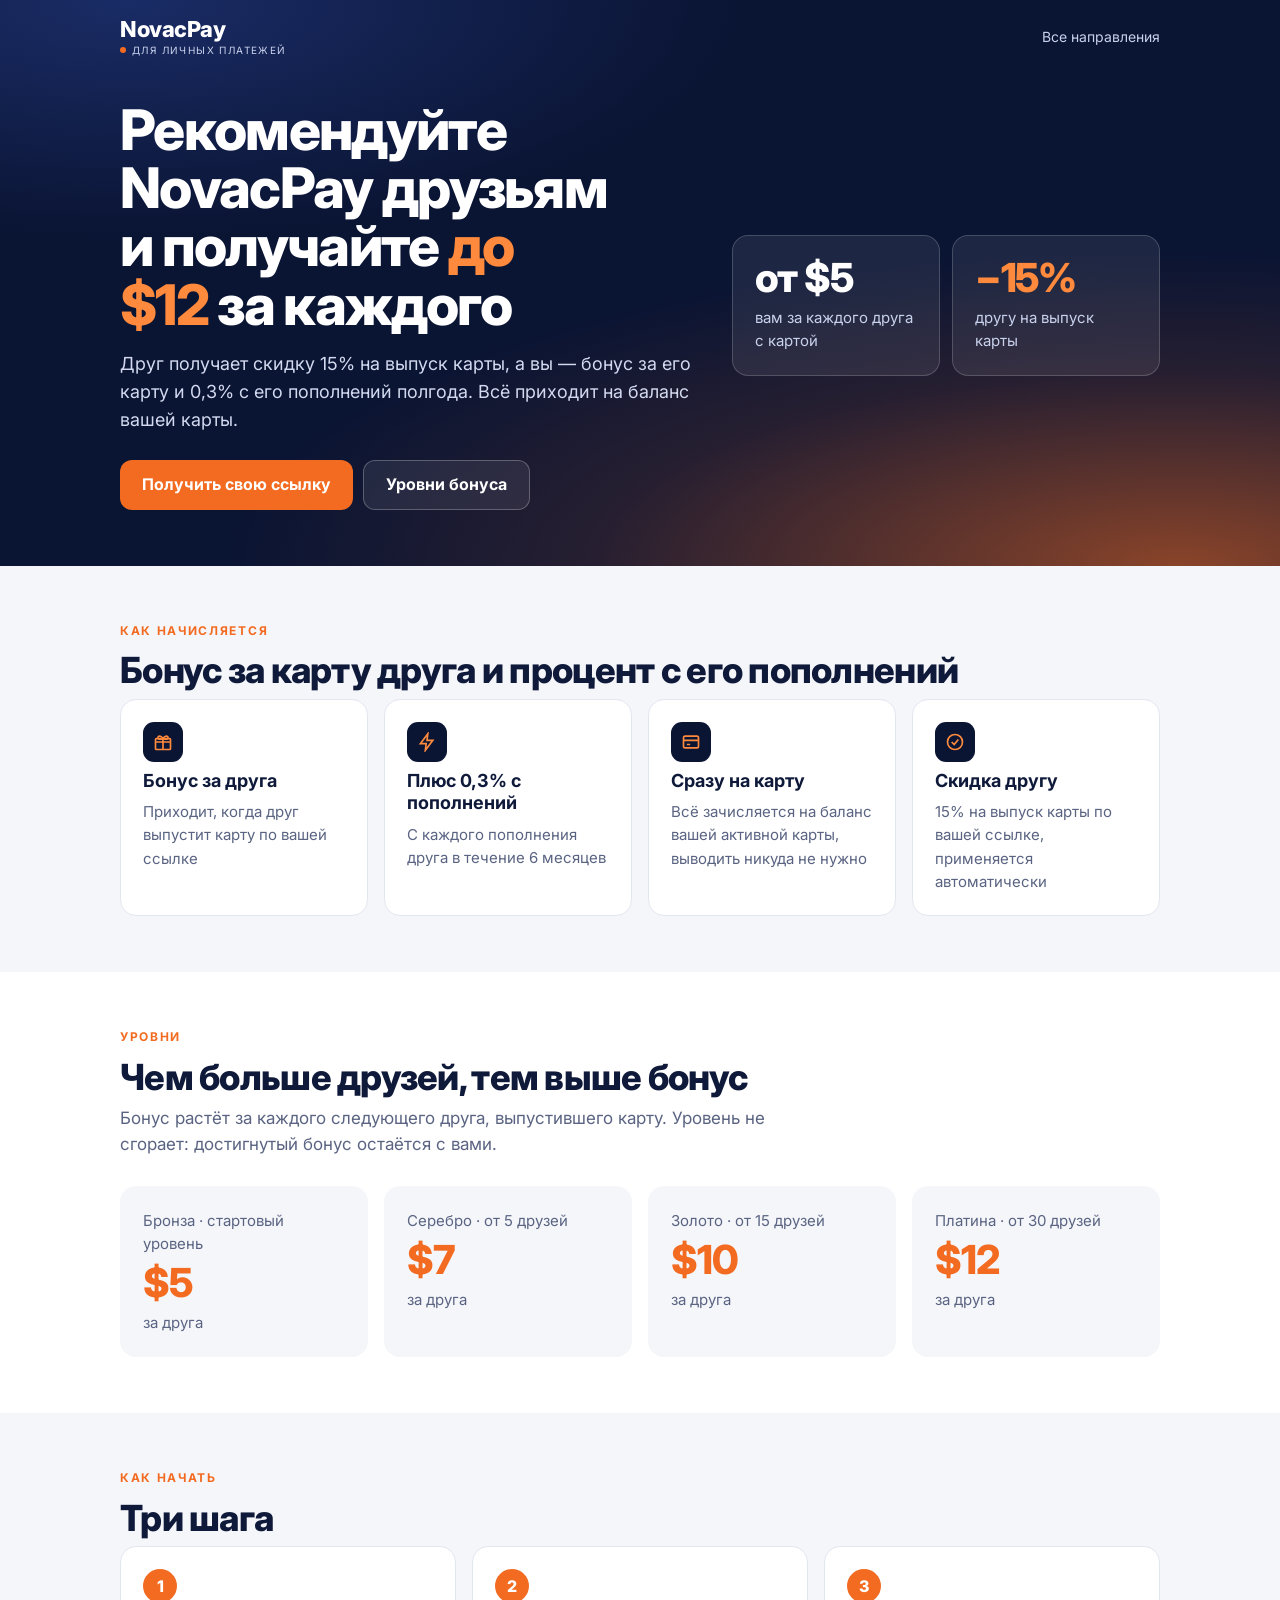
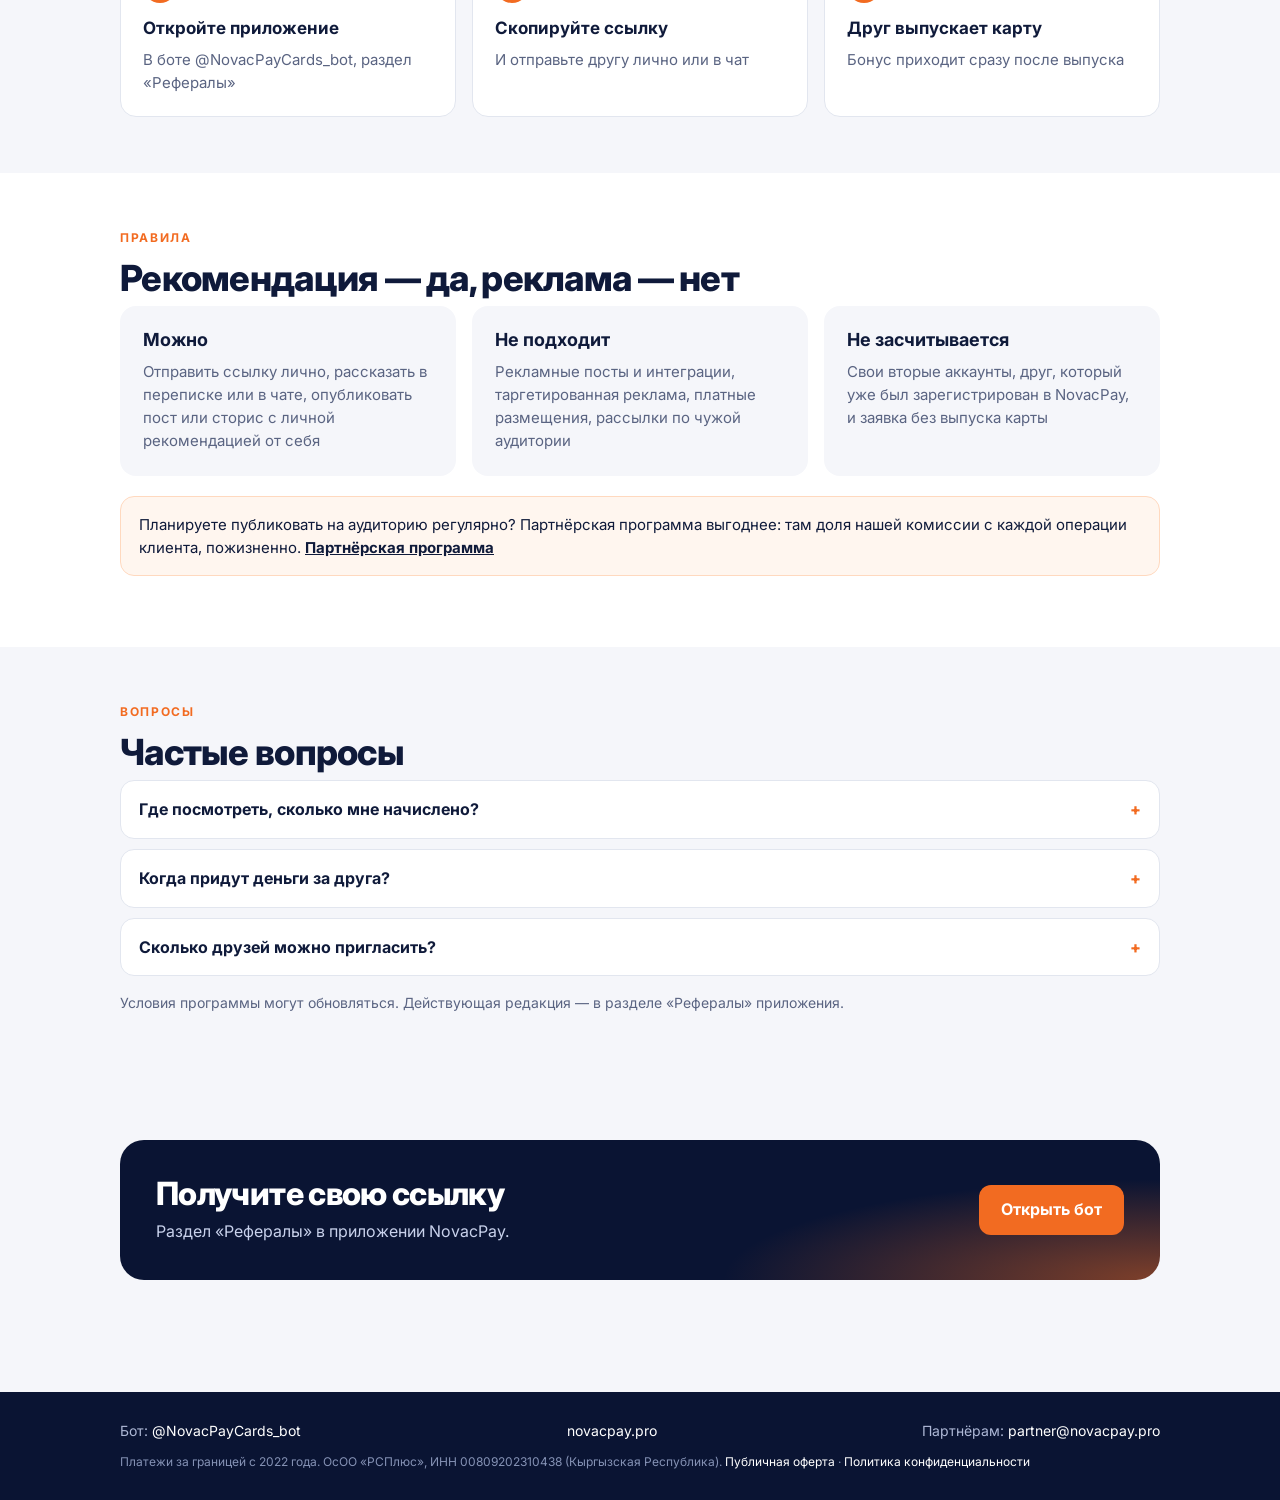
<file: chinabusinessforum/referral/index.html>
<!doctype html>
<html lang="ru"><head><meta charset="utf-8"><meta name="viewport" content="width=device-width,initial-scale=1,viewport-fit=cover">
<meta name="robots" content="noindex">
<link rel="icon" type="image/svg+xml" href="../favicon.svg">
<title>Пригласить друга в NovacPay</title>
<meta name="description" content="До $12 за каждого друга с картой и 0,3% с его пополнений. Другу скидка 15% на выпуск.">
<link rel="preconnect" href="https://fonts.googleapis.com">
<link rel="stylesheet" href="https://fonts.googleapis.com/css2?family=Inter:wght@400;500;600;700;800;900&display=swap">
<link rel="stylesheet" href="../style.css">
</head><body>
<header class="top"><div class="wrap">
  <nav class="nav"><a class="logo" href="../" aria-label="NovacPay, все направления"><b>NovacPay</b><small>для личных платежей</small></a><a class="back" href="../">Все направления</a></nav>
  <div class="hero"><div><span class="badge" data-day="2026-11-23" hidden>Только сегодня: выпуск без проверки паспорта</span>
  <h1>Рекомендуйте NovacPay друзьям и&nbsp;получайте <em>до $12</em> за каждого</h1>
  <p class="sub">Друг получает скидку 15% на выпуск карты, а вы — бонус за его карту и 0,3% с его пополнений полгода. Всё приходит на баланс вашей карты.</p>
  <div class="cta"><a class="btn or" href="https://telegram.me/NovacPayCards_bot?start=lp_referral">Получить свою ссылку</a><a class="btn ghost" href="#levels">Уровни бонуса</a></div></div>
  <div class="art"><div class="grid" style="grid-template-columns:1fr 1fr;gap:12px">
    <div class="tile" style="background:rgba(255,255,255,.08);border-color:rgba(255,255,255,.18);color:#fff"><span class="big" style="color:#fff">от $5</span><p style="color:#C9D2EC">вам за каждого друга с картой</p></div>
    <div class="tile" style="background:rgba(255,255,255,.08);border-color:rgba(255,255,255,.18);color:#fff"><span class="big" style="color:var(--or2)">−15%</span><p style="color:#C9D2EC">другу на выпуск карты</p></div></div></div></div>
</div></header>
<main><section class="s"><div class="wrap">
  <span class="kicker">Как начисляется</span><h2>Бонус за карту друга и процент с его пополнений</h2>
  <div class="grid">
    <div class="tile"><span class="ic"><svg viewBox="0 0 24 24" fill="none" stroke="currentColor" stroke-width="2" aria-hidden="true"><rect x="3" y="8" width="18" height="13" rx="1"/><path d="M12 8v13M3 12h18M12 8c-2-4-6-4-6-1s6 1 6 1 6 2 6-1-4-3-6 1"/></svg></span><h3>Бонус за друга</h3><p>Приходит, когда друг выпустит карту по вашей ссылке</p></div>
    <div class="tile"><span class="ic"><svg viewBox="0 0 24 24" fill="none" stroke="currentColor" stroke-width="2" aria-hidden="true"><path d="M13 2L4 14h7l-1 8 9-12h-7z"/></svg></span><h3>Плюс 0,3% с пополнений</h3><p>С каждого пополнения друга в течение 6 месяцев</p></div>
    <div class="tile"><span class="ic"><svg viewBox="0 0 24 24" fill="none" stroke="currentColor" stroke-width="2" aria-hidden="true"><rect x="3" y="5" width="18" height="14" rx="2"/><path d="M3 10h18M7 15h4"/></svg></span><h3>Сразу на карту</h3><p>Всё зачисляется на баланс вашей активной карты, выводить никуда не нужно</p></div>
    <div class="tile"><span class="ic"><svg viewBox="0 0 24 24" fill="none" stroke="currentColor" stroke-width="2" aria-hidden="true"><path d="M8 12l3 3 5-6"/><circle cx="12" cy="12" r="9"/></svg></span><h3>Скидка другу</h3><p>15% на выпуск карты по вашей ссылке, применяется автоматически</p></div>
  </div></div></section>
<section class="s alt" id="levels"><div class="wrap">
  <span class="kicker">Уровни</span><h2>Чем больше друзей, тем выше бонус</h2>
  <p class="lead">Бонус растёт за каждого следующего друга, выпустившего карту. Уровень не сгорает: достигнутый бонус остаётся с вами.</p>
  <div class="calc">
    <div class="tile"><p>Бронза · стартовый уровень</p><span class="big">$5</span><p>за друга</p></div>
    <div class="tile"><p>Серебро · от 5 друзей</p><span class="big">$7</span><p>за друга</p></div>
    <div class="tile"><p>Золото · от 15 друзей</p><span class="big">$10</span><p>за друга</p></div>
    <div class="tile"><p>Платина · от 30 друзей</p><span class="big">$12</span><p>за друга</p></div>
  </div></div></section>
<section class="s"><div class="wrap">
  <span class="kicker">Как начать</span><h2>Три шага</h2>
  <ol class="steps"><li><b>Откройте приложение</b><span>В боте @NovacPayCards_bot, раздел «Рефералы»</span></li><li><b>Скопируйте ссылку</b><span>И отправьте другу лично или в чат</span></li><li><b>Друг выпускает карту</b><span>Бонус приходит сразу после выпуска</span></li></ol>
</div></section>
<section class="s alt"><div class="wrap">
  <span class="kicker">Правила</span><h2>Рекомендация — да, реклама — нет</h2>
  <div class="grid">
    <div class="tile"><h3>Можно</h3><p>Отправить ссылку лично, рассказать в переписке или в чате, опубликовать пост или сторис с личной рекомендацией от себя</p></div>
    <div class="tile"><h3>Не подходит</h3><p>Рекламные посты и интеграции, таргетированная реклама, платные размещения, рассылки по чужой аудитории</p></div>
    <div class="tile"><h3>Не засчитывается</h3><p>Свои вторые аккаунты, друг, который уже был зарегистрирован в NovacPay, и заявка без выпуска карты</p></div>
  </div>
  <p class="note" style="margin-top:20px">Планируете публиковать на аудиторию регулярно? Партнёрская программа выгоднее: там доля нашей комиссии с каждой операции клиента, пожизненно. <a href="../partner/"><b>Партнёрская программа</b></a></p>
</div></section>
<section class="s"><div class="wrap">
  <span class="kicker">Вопросы</span><h2>Частые вопросы</h2>
  <div class="faq">
    <details><summary>Где посмотреть, сколько мне начислено?</summary><p>В приложении на экране «Мой реферальный счёт»: счётчики «Приглашено», «За каждого» и «Заработано», а ниже список приглашённых со статусом каждого.</p></details>
    <details><summary>Когда придут деньги за друга?</summary><p>Сразу после того, как друг выпустит карту. Процент с пополнений начисляется по мере его операций. Зачисление на карту может занять несколько минут.</p></details>
    <details><summary>Сколько друзей можно пригласить?</summary><p>Ограничений нет. Чем больше друзей, тем выше уровень и бонус за каждого следующего.</p></details>
  </div>
  <p style="margin-top:16px;color:var(--mu);font-size:14px">Условия программы могут обновляться. Действующая редакция — в разделе «Рефералы» приложения.</p>
</div></section>
<section class="s"><div class="wrap"><div class="final"><div><h2>Получите свою ссылку</h2><p>Раздел «Рефералы» в приложении NovacPay.</p></div><a class="btn or" href="https://telegram.me/NovacPayCards_bot?start=lp_referral">Открыть бот</a></div></div></section></main>
<footer><div class="wrap">
  <span>Бот: <a href="https://telegram.me/NovacPayCards_bot?start=lp_referral">@NovacPayCards_bot</a></span>
  <span><a href="https://novacpay.pro">novacpay.pro</a></span>
  <span>Партнёрам: <a href="mailto:partner@novacpay.pro">partner@novacpay.pro</a></span>
  <span class="legal">Платежи за границей с 2022 года. ОсОО «РСПлюс», ИНН 00809202310438 (Кыргызская Республика). <a href="https://novacpay.pro/legal/oferta.html">Публичная оферта</a> · <a href="https://novacpay.pro/legal/privacy.html">Политика конфиденциальности</a></span>
</div></footer>
<script>
(function(){try{var d=new Intl.DateTimeFormat('en-CA',{timeZone:'Europe/Moscow'}).format(new Date());
document.querySelectorAll('[data-day]').forEach(function(e){e.hidden=(e.getAttribute('data-day')!==d)});}catch(e){}})();
</script>
</body></html>
</file>
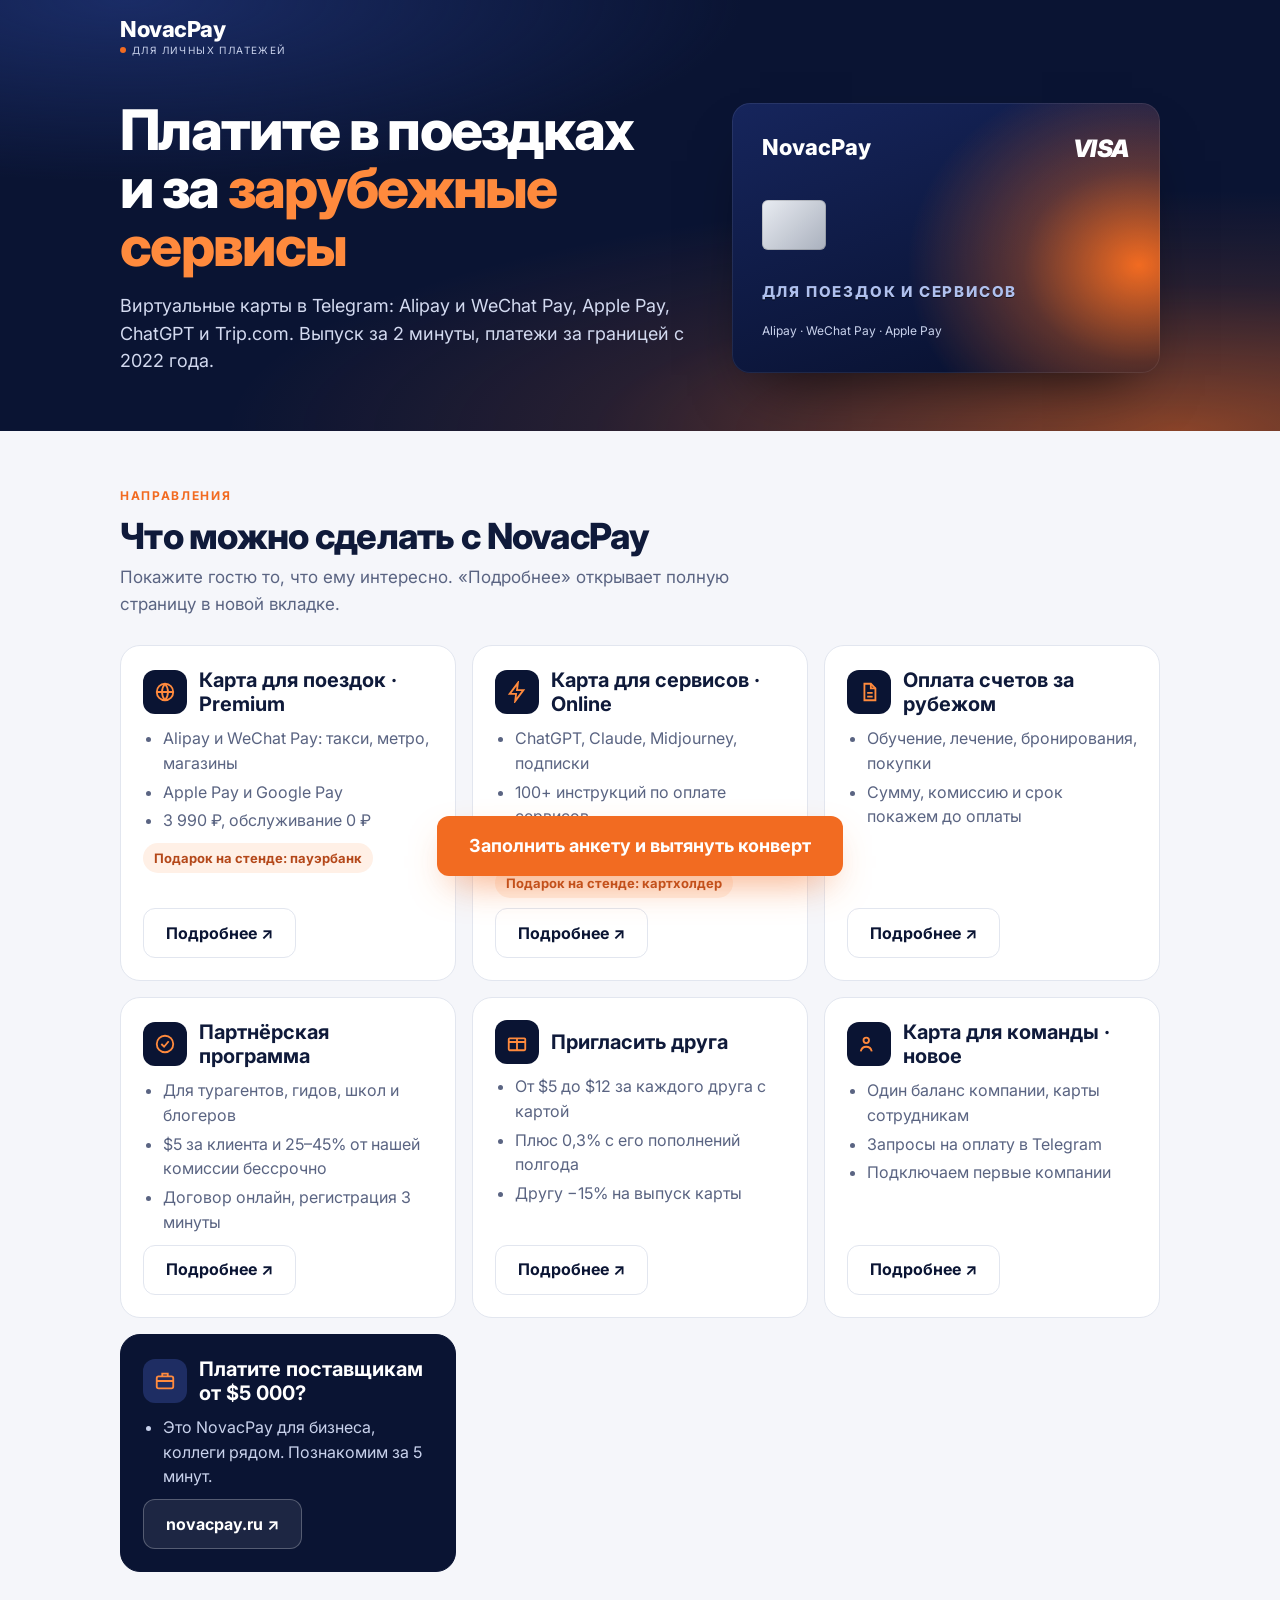
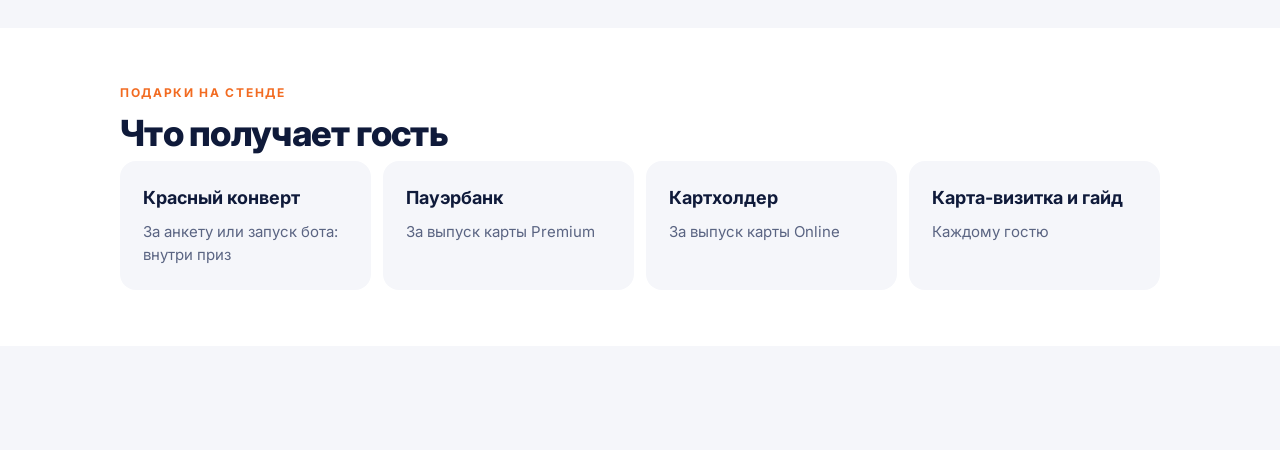
<file: chinabusinessforum/stand/index.html>
<!doctype html>
<html lang="ru"><head><meta charset="utf-8"><meta name="viewport" content="width=device-width,initial-scale=1,viewport-fit=cover">
<title>NovacPay на стенде</title>
<meta name="robots" content="noindex,nofollow">
<link rel="preconnect" href="https://fonts.googleapis.com">
<link rel="stylesheet" href="https://fonts.googleapis.com/css2?family=Inter:wght@400;500;600;700;800;900&display=swap">
<link rel="stylesheet" href="../style.css">
<style>
/* Presenter page for the stand tablet: hero, direction cards the consultant scrolls with a guest, sticky form button. */
.dirs{display:grid;grid-template-columns:repeat(auto-fit,minmax(300px,1fr));gap:16px}
.dir{background:#fff;border:1px solid var(--ln);border-radius:20px;padding:22px;display:flex;flex-direction:column;gap:10px}
.dir .hd{display:flex;align-items:center;gap:12px}
.dir .ic{width:44px;height:44px;border-radius:12px;background:var(--navy);color:var(--or2);display:grid;place-items:center;flex:none}
.dir .ic svg{width:22px;height:22px}
.dir h3{margin:0;font-size:20px;line-height:1.2}
.dir ul{margin:0;padding-left:20px;color:var(--mu);display:grid;gap:4px}
.dir .gift{align-self:flex-start;font-size:13px;font-weight:700;border-radius:999px;padding:5px 11px;background:#FFF0E6;color:#B4481A}
.dir .more{margin-top:auto;align-self:flex-start}
.dir.biz{background:var(--navy);border-color:var(--navy);color:#fff}
.dir.biz ul{color:#C9D2EC}
.dir.biz .ic{background:#1E2D63}
.gifts{display:grid;grid-template-columns:repeat(auto-fit,minmax(220px,1fr));gap:12px}
.gifts .tile b{font-size:18px}
.sticky{position:sticky;bottom:calc(14px + env(safe-area-inset-bottom,0px));z-index:5;display:flex;justify-content:center;padding-block:10px}
.sticky .btn{min-height:60px;font-size:18px;padding:0 32px;box-shadow:0 16px 40px -16px rgba(242,107,33,.8)}
@media (max-width:600px){.sticky{padding-left:max(16px,env(safe-area-inset-left,0px));padding-right:max(16px,env(safe-area-inset-right,0px))}.sticky .btn{width:100%;font-size:16px;padding:0 16px;min-height:56px}.dir h3{font-size:18px}.nav{flex-wrap:wrap}}
</style>
</head><body>
<header class="top"><div class="wrap">
  <nav class="nav"><span class="logo"><b>NovacPay</b><small>для личных платежей</small></span><span class="badge" data-day="2026-11-23" hidden style="margin:0">Сегодня без проверки паспорта</span></nav>
  <div class="hero"><div>
    <h1>Платите в&nbsp;поездках и&nbsp;за&nbsp;<em>зарубежные сервисы</em></h1>
    <p class="sub">Виртуальные карты в Telegram: Alipay и WeChat Pay, Apple Pay, ChatGPT и Trip.com. Выпуск за 2 минуты, платежи за границей с 2022 года.</p></div>
    <div class="art"><div class="cardart"><span class="l">NovacPay</span><span class="v">VISA</span><span class="chip"></span><span class="e">ДЛЯ ПОЕЗДОК И СЕРВИСОВ</span><span class="s">Alipay · WeChat Pay · Apple Pay</span></div></div></div>
</div></header>
<main>
<section class="s"><div class="wrap">
  <span class="kicker">Направления</span><h2>Что можно сделать с NovacPay</h2>
  <p class="lead">Покажите гостю то, что ему интересно. «Подробнее» открывает полную страницу в новой вкладке.</p>
  <div class="dirs">
    <div class="dir"><div class="hd"><span class="ic"><svg viewBox="0 0 24 24" fill="none" stroke="currentColor" stroke-width="2" aria-hidden="true"><circle cx="12" cy="12" r="9"/><path d="M3 12h18M12 3a14 14 0 0 1 0 18M12 3a14 14 0 0 0 0 18"/></svg></span><h3>Карта для поездок · Premium</h3></div>
      <ul><li>Alipay и WeChat Pay: такси, метро, магазины</li><li>Apple Pay и Google Pay</li><li>3 990 ₽, обслуживание 0 ₽</li></ul>
      <span class="gift">Подарок на стенде: пауэрбанк</span><a class="btn line more" href="../card/#plans" target="_blank" rel="noopener">Подробнее ↗</a></div>
    <div class="dir"><div class="hd"><span class="ic"><svg viewBox="0 0 24 24" fill="none" stroke="currentColor" stroke-width="2" aria-hidden="true"><path d="M13 2L4 14h7l-1 8 9-12h-7z"/></svg></span><h3>Карта для сервисов · Online</h3></div>
      <ul><li>ChatGPT, Claude, Midjourney, подписки</li><li>100+ инструкций по оплате сервисов</li><li>1 990 ₽, обслуживание 0 ₽</li></ul>
      <span class="gift">Подарок на стенде: картхолдер</span><a class="btn line more" href="../card/#plans" target="_blank" rel="noopener">Подробнее ↗</a></div>
    <div class="dir"><div class="hd"><span class="ic"><svg viewBox="0 0 24 24" fill="none" stroke="currentColor" stroke-width="2" aria-hidden="true"><path d="M7 3h7l5 5v13H7z"/><path d="M14 3v5h5M10 13h6M10 17h6"/></svg></span><h3>Оплата счетов за рубежом</h3></div>
      <ul><li>Обучение, лечение, бронирования, покупки</li><li>Сумму, комиссию и срок покажем до оплаты</li></ul>
      <a class="btn line more" href="../invoice/" target="_blank" rel="noopener">Подробнее ↗</a></div>
    <div class="dir"><div class="hd"><span class="ic"><svg viewBox="0 0 24 24" fill="none" stroke="currentColor" stroke-width="2" aria-hidden="true"><path d="M8 12l3 3 5-6"/><circle cx="12" cy="12" r="9"/></svg></span><h3>Партнёрская программа</h3></div>
      <ul><li>Для турагентов, гидов, школ и блогеров</li><li>$5 за клиента и 25–45% от нашей комиссии бессрочно</li><li>Договор онлайн, регистрация 3 минуты</li></ul>
      <a class="btn line more" href="../partner/" target="_blank" rel="noopener">Подробнее ↗</a></div>
    <div class="dir"><div class="hd"><span class="ic"><svg viewBox="0 0 24 24" fill="none" stroke="currentColor" stroke-width="2" aria-hidden="true"><rect x="3" y="8" width="18" height="13" rx="1"/><path d="M12 8v13M3 12h18"/></svg></span><h3>Пригласить друга</h3></div>
      <ul><li>От $5 до $12 за каждого друга с картой</li><li>Плюс 0,3% с его пополнений полгода</li><li>Другу −15% на выпуск карты</li></ul>
      <a class="btn line more" href="../referral/" target="_blank" rel="noopener">Подробнее ↗</a></div>
    <div class="dir"><div class="hd"><span class="ic"><svg viewBox="0 0 24 24" fill="none" stroke="currentColor" stroke-width="2" aria-hidden="true"><circle cx="9" cy="8" r="3"/><path d="M3 20c.8-3.5 3.2-5 6-5s5.2 1.5 6 5"/></svg></span><h3>Карта для команды · новое</h3></div>
      <ul><li>Один баланс компании, карты сотрудникам</li><li>Запросы на оплату в Telegram</li><li>Подключаем первые компании</li></ul>
      <a class="btn line more" href="../team/" target="_blank" rel="noopener">Подробнее ↗</a></div>
    <div class="dir biz"><div class="hd"><span class="ic"><svg viewBox="0 0 24 24" fill="none" stroke="currentColor" stroke-width="2" aria-hidden="true"><rect x="3" y="7" width="18" height="13" rx="2"/><path d="M9 7V4h6v3M3 12h18"/></svg></span><h3>Платите поставщикам от $5 000?</h3></div>
      <ul><li>Это NovacPay для бизнеса, коллеги рядом. Познакомим за 5 минут.</li></ul>
      <a class="btn ghost more" href="https://novacpay.ru/" target="_blank" rel="noopener">novacpay.ru ↗</a></div>
  </div></div></section>
<section class="s alt"><div class="wrap">
  <span class="kicker">Подарки на стенде</span><h2>Что получает гость</h2>
  <div class="gifts">
    <div class="tile"><b>Красный конверт</b><p>За анкету или запуск бота: внутри приз</p></div>
    <div class="tile"><b>Пауэрбанк</b><p>За выпуск карты Premium</p></div>
    <div class="tile"><b>Картхолдер</b><p>За выпуск карты Online</p></div>
    <div class="tile"><b>Карта-визитка и гайд</b><p>Каждому гостю</p></div>
  </div></div></section>
<div style="height:24px"></div><div class="sticky"><a class="btn or" href="../form/#stand">Заполнить анкету и вытянуть конверт</a></div>
</main>
<script>
(function(){try{var d=new Intl.DateTimeFormat('en-CA',{timeZone:'Europe/Moscow'}).format(new Date());
document.querySelectorAll('[data-day]').forEach(function(e){e.hidden=(e.getAttribute('data-day')!==d)});}catch(e){}})();
</script>
</body></html>
</file>
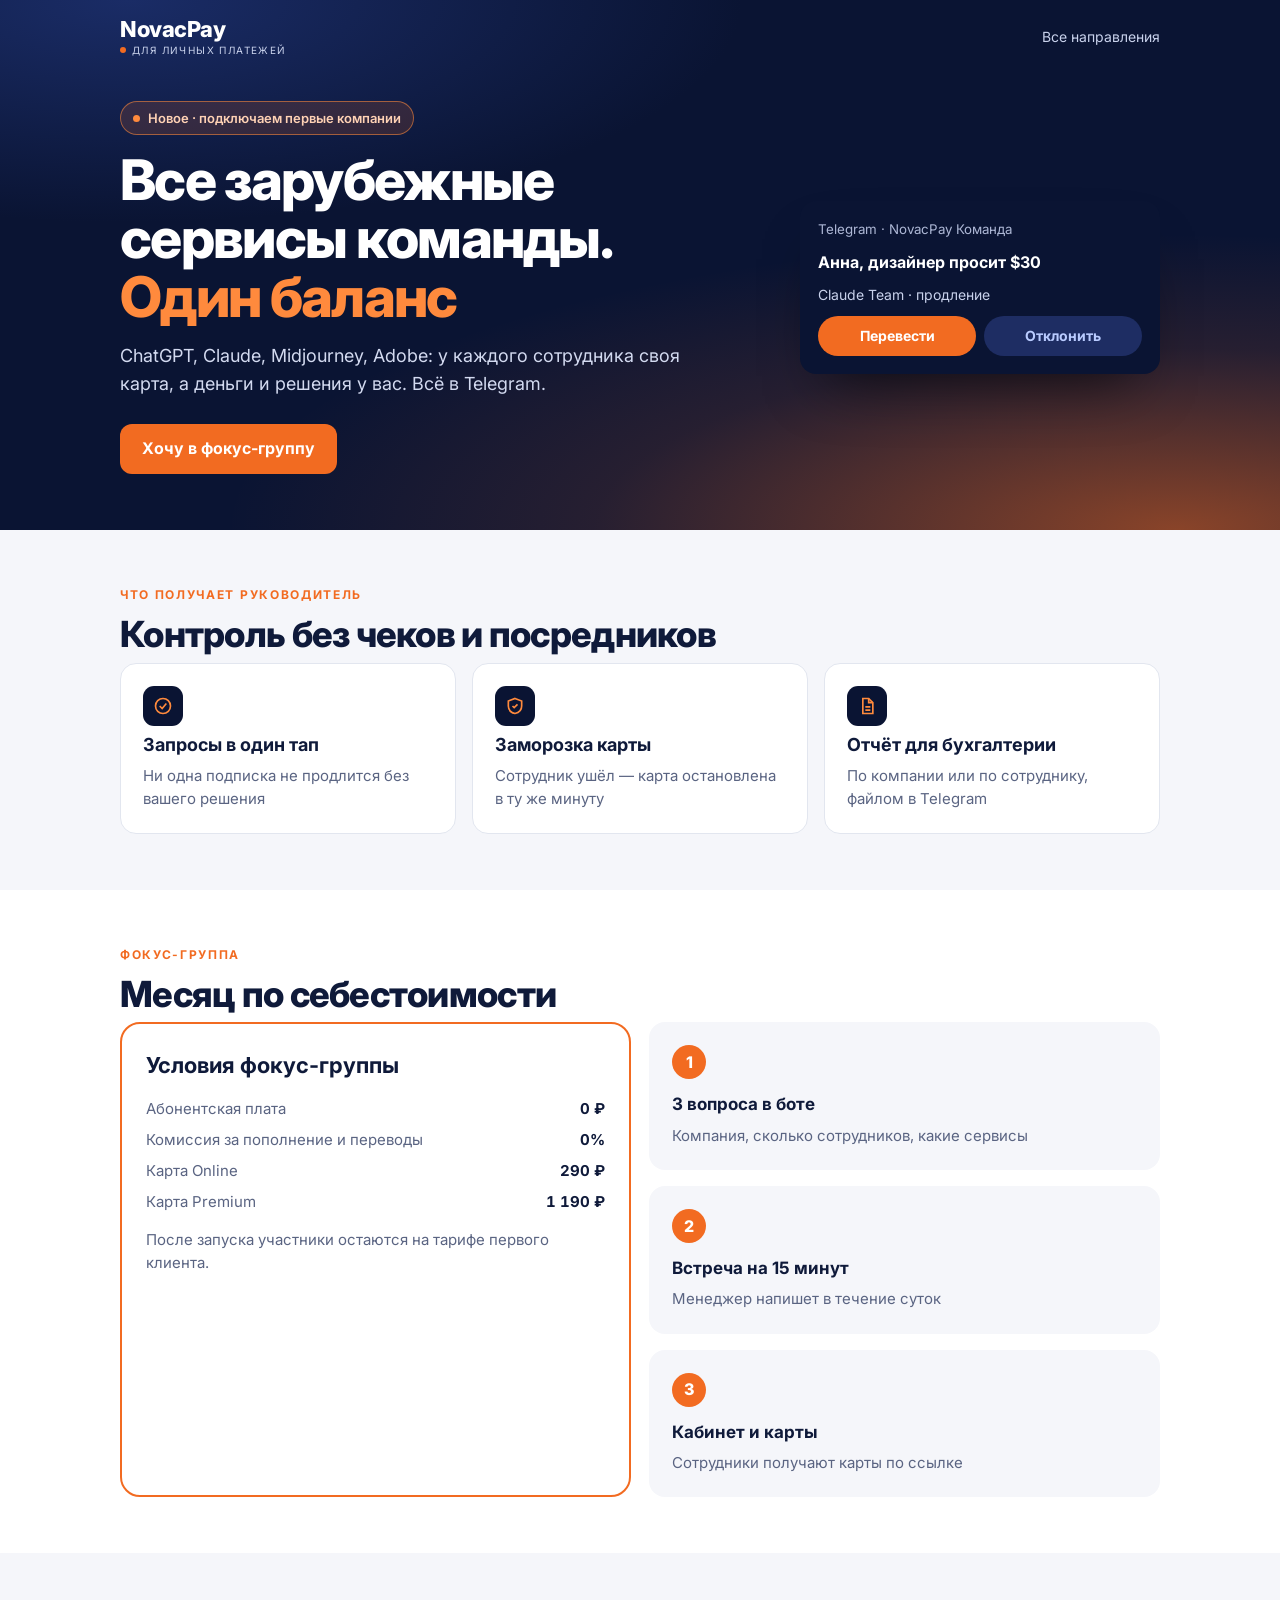
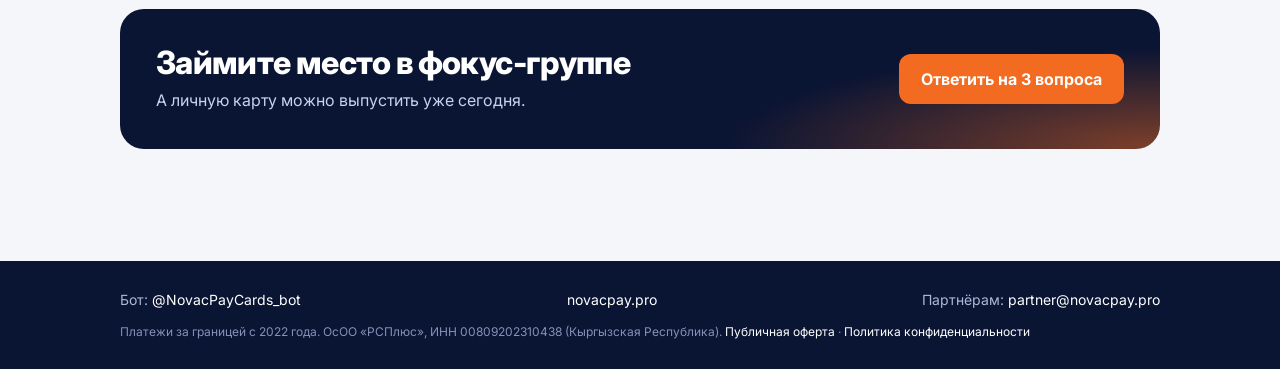
<file: chinabusinessforum/team/index.html>
<!doctype html>
<html lang="ru"><head><meta charset="utf-8"><meta name="viewport" content="width=device-width,initial-scale=1,viewport-fit=cover">
<meta name="robots" content="noindex">
<link rel="icon" type="image/svg+xml" href="../favicon.svg">
<title>Карта NovacPay для команды</title>
<meta name="description" content="Один баланс компании, карты сотрудникам, запросы на оплату в Telegram.">
<link rel="preconnect" href="https://fonts.googleapis.com">
<link rel="stylesheet" href="https://fonts.googleapis.com/css2?family=Inter:wght@400;500;600;700;800;900&display=swap">
<link rel="stylesheet" href="../style.css">
</head><body>
<header class="top"><div class="wrap">
  <nav class="nav"><a class="logo" href="../" aria-label="NovacPay, все направления"><b>NovacPay</b><small>для личных платежей</small></a><a class="back" href="../">Все направления</a></nav>
  <div class="hero"><div>
  <span class="badge">Новое · подключаем первые компании</span>
  <h1>Все зарубежные сервисы команды. <em>Один баланс</em></h1>
  <p class="sub">ChatGPT, Claude, Midjourney, Adobe: у каждого сотрудника своя карта, а деньги и решения у вас. Всё в Telegram.</p>
  <div class="cta"><a class="btn or" href="https://telegram.me/NovacPayCards_bot?start=lp_team">Хочу в фокус-группу</a></div></div>
  <div class="art"><div class="req"><small>Telegram · NovacPay Команда</small><b>Анна, дизайнер просит $30</b><span style="color:#C9D2EC;font-size:14px">Claude Team · продление</span><div class="r"><span>Перевести</span><span>Отклонить</span></div></div></div></div>
</div></header>
<main><section class="s"><div class="wrap">
  <span class="kicker">Что получает руководитель</span><h2>Контроль без чеков и посредников</h2>
  <div class="grid">
    <div class="tile"><span class="ic"><svg viewBox="0 0 24 24" fill="none" stroke="currentColor" stroke-width="2" aria-hidden="true"><path d="M8 12l3 3 5-6"/><circle cx="12" cy="12" r="9"/></svg></span><h3>Запросы в один тап</h3><p>Ни одна подписка не продлится без вашего решения</p></div>
    <div class="tile"><span class="ic"><svg viewBox="0 0 24 24" fill="none" stroke="currentColor" stroke-width="2" aria-hidden="true"><path d="M12 3l8 3v6c0 5-3.5 8-8 9-4.5-1-8-4-8-9V6z"/><path d="M9 12l2 2 4-4"/></svg></span><h3>Заморозка карты</h3><p>Сотрудник ушёл — карта остановлена в ту же минуту</p></div>
    <div class="tile"><span class="ic"><svg viewBox="0 0 24 24" fill="none" stroke="currentColor" stroke-width="2" aria-hidden="true"><path d="M7 3h7l5 5v13H7z"/><path d="M14 3v5h5M10 13h6M10 17h6"/></svg></span><h3>Отчёт для бухгалтерии</h3><p>По компании или по сотруднику, файлом в Telegram</p></div>
  </div></div></section>
<section class="s alt"><div class="wrap">
  <span class="kicker">Фокус-группа</span><h2>Месяц по себестоимости</h2>
  <div class="plans"><div class="plan hl"><h3>Условия фокус-группы</h3>
    <dl><dt>Абонентская плата</dt><dd>0 ₽</dd><dt>Комиссия за пополнение и переводы</dt><dd>0%</dd><dt>Карта Online</dt><dd>290 ₽</dd><dt>Карта Premium</dt><dd>1 190 ₽</dd></dl>
    <p style="margin:0;color:var(--mu);font-size:15px">После запуска участники остаются на тарифе первого клиента.</p></div>
  <ol class="steps" style="grid-template-columns:1fr"><li><b>3 вопроса в боте</b><span>Компания, сколько сотрудников, какие сервисы</span></li><li><b>Встреча на 15 минут</b><span>Менеджер напишет в течение суток</span></li><li><b>Кабинет и карты</b><span>Сотрудники получают карты по ссылке</span></li></ol></div>
</div></section>
<section class="s"><div class="wrap"><div class="final"><div><h2>Займите место в фокус-группе</h2><p>А личную карту можно выпустить уже сегодня.</p></div><a class="btn or" href="https://telegram.me/NovacPayCards_bot?start=lp_team">Ответить на 3 вопроса</a></div></div></section></main>
<footer><div class="wrap">
  <span>Бот: <a href="https://telegram.me/NovacPayCards_bot?start=lp_team">@NovacPayCards_bot</a></span>
  <span><a href="https://novacpay.pro">novacpay.pro</a></span>
  <span>Партнёрам: <a href="mailto:partner@novacpay.pro">partner@novacpay.pro</a></span>
  <span class="legal">Платежи за границей с 2022 года. ОсОО «РСПлюс», ИНН 00809202310438 (Кыргызская Республика). <a href="https://novacpay.pro/legal/oferta.html">Публичная оферта</a> · <a href="https://novacpay.pro/legal/privacy.html">Политика конфиденциальности</a></span>
</div></footer>
<script>
(function(){try{var d=new Intl.DateTimeFormat('en-CA',{timeZone:'Europe/Moscow'}).format(new Date());
document.querySelectorAll('[data-day]').forEach(function(e){e.hidden=(e.getAttribute('data-day')!==d)});}catch(e){}})();
</script>
</body></html>
</file>
<file: chinabusinessforum/style.css>
/* NovacPay landing kit · B2C: deep navy + orange glow, white content sections. Single light theme on purpose (brand pages). */
[hidden]{display:none!important}
:root{
  --navy:#0A1433; --navy2:#121F4A; --ink:#0F1A3A; --mu:#5A6482; --ln:#E2E6EF; --bg:#F5F6FA; --w:#FFFFFF;
  --or:#F26B21; --or2:#FF8A3D; --sky:#8FB4FF; --ok:#1F8F55;
  --font:'Inter','Segoe UI',Arial,sans-serif;
  color-scheme:light;
}
*{box-sizing:border-box}
html,body{margin:0}
body{background:var(--bg);color:var(--ink);font:16px/1.55 var(--font);-webkit-font-smoothing:antialiased}
a{color:inherit}
.wrap{max-width:1080px;margin:0 auto;padding-left:max(20px,env(safe-area-inset-left,0px));padding-right:max(20px,env(safe-area-inset-right,0px))}

/* header + hero on navy */
.top{background:radial-gradient(120% 90% at 92% 100%,rgba(242,107,33,.55) 0,rgba(242,107,33,.12) 38%,transparent 62%),radial-gradient(80% 70% at 10% 0%,#1A2C66 0,transparent 60%),var(--navy);color:#fff;overflow:hidden}
.nav{display:flex;align-items:center;justify-content:space-between;gap:12px;padding-block:18px}
.logo{display:flex;flex-direction:column;text-decoration:none;color:#fff;line-height:1}
.logo b{font-size:22px;font-weight:800;letter-spacing:-.02em}
.logo small{font-size:10px;letter-spacing:.14em;text-transform:uppercase;color:#C9D2EC;margin-top:5px;display:flex;align-items:center;gap:6px}
.logo small::before{content:"";width:6px;height:6px;border-radius:50%;background:var(--or)}
.nav a.back{font-size:14px;color:#C9D2EC;text-decoration:none}
.nav a.back:hover{color:#fff}
.hero{padding-block:28px 56px;display:grid;grid-template-columns:minmax(0,1.15fr) minmax(0,.85fr);gap:32px;align-items:center}
.hero h1{margin:0;font-size:clamp(32px,5.4vw,56px);line-height:1.04;letter-spacing:-.03em;font-weight:800;text-wrap:balance}
.hero h1 em{font-style:normal;color:var(--or2)}
.hero p.sub{margin:16px 0 0;font-size:18px;color:#D3DAF0;max-width:52ch}
.hero .cta{display:flex;flex-wrap:wrap;gap:10px;margin-top:26px}
.badge{display:inline-flex;align-items:center;gap:8px;background:rgba(242,107,33,.16);border:1px solid rgba(255,138,61,.55);color:#FFD2B5;font-size:13px;font-weight:600;border-radius:999px;padding:6px 12px;margin-bottom:16px}
.badge::before{content:"";width:7px;height:7px;border-radius:50%;background:var(--or2)}
@media (max-width:820px){.hero{grid-template-columns:1fr;padding-block:12px 40px}.hero .art{order:-1;max-width:360px}}

.btn{display:inline-flex;align-items:center;justify-content:center;gap:8px;min-height:50px;padding:0 22px;border-radius:12px;font:inherit;font-weight:700;font-size:16px;text-decoration:none;border:0;cursor:pointer;transition:transform .12s,background .12s}
.btn:hover{transform:translateY(-1px)}
.btn.or{background:var(--or);color:#fff}
.btn.or:hover{background:#E05E17}
.btn.ghost{background:rgba(255,255,255,.08);color:#fff;border:1px solid rgba(255,255,255,.25)}
.btn.navy{background:var(--navy);color:#fff}
.btn.line{background:#fff;color:var(--navy);border:1px solid var(--ln)}
:focus-visible{outline:3px solid var(--or2);outline-offset:2px}

/* card art */
.cardart{aspect-ratio:85.6/54;width:100%;border-radius:18px;position:relative;overflow:hidden;background:radial-gradient(90% 120% at 95% 60%,#F26B21 0,rgba(242,107,33,.35) 30%,transparent 60%),linear-gradient(160deg,#16255C,#070F2B);box-shadow:0 30px 60px -28px rgba(0,0,0,.7),inset 0 0 0 1px rgba(255,255,255,.08);color:#fff}
.cardart .l{position:absolute;left:7%;top:10%;font-weight:800;font-size:clamp(16px,2.4vw,22px)}
.cardart .v{position:absolute;right:7%;top:10%;font-weight:900;font-style:italic;font-size:clamp(16px,2.6vw,24px);letter-spacing:-.02em}
.cardart .chip{position:absolute;left:7%;top:36%;width:15%;aspect-ratio:1.3;border-radius:6px;background:linear-gradient(135deg,#E9ECF2,#A9B0BD);box-shadow:inset 0 0 0 1px rgba(0,0,0,.15)}
.cardart .e{position:absolute;left:7%;bottom:26%;font-weight:800;letter-spacing:.12em;font-size:clamp(10px,1.6vw,15px);color:#AFC0EE;text-shadow:0 1px 0 rgba(0,0,0,.6)}
.cardart .s{position:absolute;left:7%;bottom:12%;font-size:clamp(9px,1.2vw,12px);color:#C9D2EC}
.cardart.online{background:radial-gradient(90% 120% at 95% 60%,#4C7DFF 0,rgba(76,125,255,.3) 32%,transparent 60%),linear-gradient(160deg,#16255C,#070F2B)}

/* sections */
section.s{padding-block:56px}
section.s.alt{background:var(--w)}
.s h2{margin:0 0 8px;font-size:clamp(26px,3.4vw,36px);line-height:1.12;letter-spacing:-.02em;font-weight:800;text-wrap:balance}
.s .lead{margin:0 0 28px;color:var(--mu);font-size:17px;max-width:62ch}
.kicker{font-size:12px;font-weight:700;letter-spacing:.14em;text-transform:uppercase;color:var(--or);margin-bottom:10px;display:block}
.grid{display:grid;grid-template-columns:repeat(auto-fit,minmax(240px,1fr));gap:16px}
.tile{background:var(--w);border:1px solid var(--ln);border-radius:16px;padding:22px;display:flex;flex-direction:column;gap:8px}
.alt .tile{background:var(--bg);border-color:transparent}
.tile h3{margin:0;font-size:18px;line-height:1.25}
.tile p{margin:0;color:var(--mu);font-size:15px}
.tile .ic{width:40px;height:40px;border-radius:11px;background:var(--navy);color:var(--or2);display:grid;place-items:center}
.tile .ic svg{width:20px;height:20px}
.big{font-size:40px;font-weight:800;letter-spacing:-.03em;line-height:1;color:var(--navy)}

.steps{counter-reset:s;list-style:none;margin:0;padding:0;display:grid;grid-template-columns:repeat(auto-fit,minmax(220px,1fr));gap:16px}
.steps li{counter-increment:s;background:var(--w);border:1px solid var(--ln);border-radius:16px;padding:22px;display:flex;flex-direction:column;gap:6px}
.alt .steps li{background:var(--bg);border-color:transparent}
.steps li::before{content:counter(s);width:34px;height:34px;border-radius:50%;background:var(--or);color:#fff;font-weight:800;display:grid;place-items:center;margin-bottom:6px}
.steps b{font-size:17px}
.steps span{color:var(--mu);font-size:15px}

.plans{display:grid;grid-template-columns:repeat(auto-fit,minmax(280px,1fr));gap:18px}
.plan{background:var(--w);border:1px solid var(--ln);border-radius:20px;padding:24px;display:flex;flex-direction:column;gap:14px}
.plan.hl{border:2px solid var(--or)}
.plan h3{margin:0;font-size:22px}
.plan .tag{align-self:flex-start;font-size:12px;font-weight:700;letter-spacing:.08em;text-transform:uppercase;border-radius:999px;padding:4px 10px;background:#FFF0E6;color:#B4481A}
.plan .tag.b{background:#E8EEFF;color:#2E4FB8}
.plan dl{margin:0;display:grid;grid-template-columns:1fr auto;gap:8px 16px;font-size:15px}
.plan dt{color:var(--mu)}
.plan dd{margin:0;font-weight:700;text-align:right;font-variant-numeric:tabular-nums}
.plan ul{margin:0;padding-left:20px;display:grid;gap:4px;font-size:15px}

.links{display:grid;gap:12px}
.lk{display:grid;grid-template-columns:auto 1fr auto;gap:16px;align-items:center;background:var(--w);border:1px solid var(--ln);border-radius:16px;padding:18px 20px;text-decoration:none;transition:border-color .12s,transform .12s}
.lk:hover{border-color:var(--or);transform:translateY(-1px)}
.lk .ic{width:44px;height:44px;border-radius:12px;background:var(--navy);color:var(--or2);display:grid;place-items:center}
.lk .ic svg{width:22px;height:22px}
.lk h3{margin:0;font-size:18px}
.lk p{margin:2px 0 0;color:var(--mu);font-size:14px}
.lk .ar{color:var(--or);font-weight:800;font-size:20px}
.lk.biz{background:var(--navy);border-color:var(--navy);color:#fff}
.lk.biz p{color:#C9D2EC}
.lk.biz .ic{background:#1E2D63}

.note{background:#FFF6EF;border:1px solid #FFD9BF;border-radius:14px;padding:16px 18px;font-size:15px}
.ph{background:#FFF1A8;border-radius:4px;padding:0 4px}
.faq{display:grid;gap:10px}
.faq details{background:var(--w);border:1px solid var(--ln);border-radius:14px;padding:16px 18px}
.alt .faq details{background:var(--bg);border-color:transparent}
.faq summary{cursor:pointer;font-weight:700;font-size:16px;list-style:none;display:flex;justify-content:space-between;gap:12px}
.faq summary::after{content:"+";color:var(--or);font-weight:800}
.faq details[open] summary::after{content:"−"}
.faq p{margin:10px 0 0;color:var(--mu)}

.final{background:radial-gradient(70% 120% at 100% 100%,rgba(242,107,33,.5) 0,transparent 60%),var(--navy);color:#fff;border-radius:24px;padding:36px;display:flex;flex-wrap:wrap;gap:20px;align-items:center;justify-content:space-between}
.final h2{margin:0;font-size:clamp(24px,3vw,32px);letter-spacing:-.02em;line-height:1.15}
.final p{margin:6px 0 0;color:#C9D2EC}

footer{background:var(--navy);color:#AEB8D6;font-size:14px;margin-top:56px}
footer .wrap{padding-block:28px;display:flex;flex-wrap:wrap;gap:12px 28px;justify-content:space-between}
footer a{color:#fff;text-decoration:none}
footer .legal{flex-basis:100%;font-size:12px;color:#8592B5}

.req{background:var(--navy);color:#fff;border-radius:16px;padding:18px;display:flex;flex-direction:column;gap:10px;max-width:360px;margin-left:auto;box-shadow:0 30px 60px -28px rgba(0,0,0,.7)}
.req small{color:#AEB8D6}
.req .r{display:grid;grid-template-columns:1fr 1fr;gap:8px}
.req .r span{border-radius:999px;padding:9px;text-align:center;font-weight:700;font-size:14px;background:#1E2D63;color:#B9CBFF}
.req .r span:first-child{background:var(--or);color:#fff}

.calc{display:grid;grid-template-columns:repeat(auto-fit,minmax(200px,1fr));gap:16px}
.calc .tile .big{color:var(--or)}
@media (prefers-reduced-motion:reduce){.btn,.lk{transition:none}.btn:hover,.lk:hover{transform:none}}
</file>
